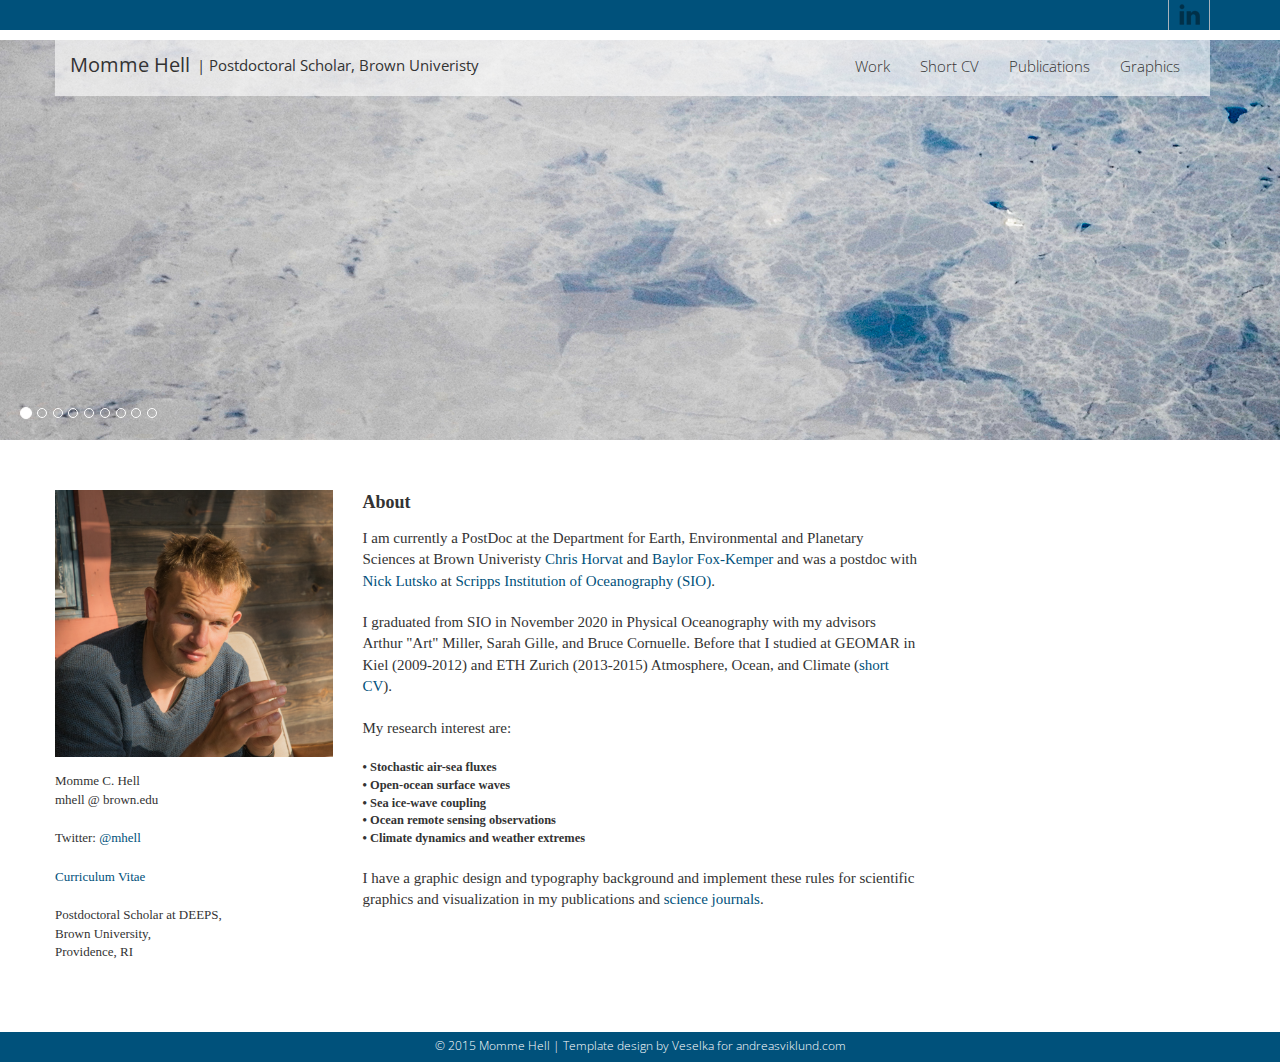
<file: index.html>
<!DOCTYPE html>
<html lang="en">
  <head>
    <meta charset="utf-8">
    <meta http-equiv="X-UA-Compatible" content="IE=edge">

    <meta name="Momme Hell | Research Page"
    content="I am a graduate Student at Scripps Institution of Oceanography (UCSD) advised by Art Miller and Sarah Gille.
    My Research interest includes climate variability on timescales longer then todays weather predictions
    are skillfull, Southern Ocean winds and sea ice. I like to combine oceanographic, meteorological and
    cryosphere data as well as idealized models to extend our knowledge of climate dynamics of the coupled
    atmosphere-ocean system. I use Geophysical Fluid Dynamics, non-linear optimization methods and Models
    with the over all goal to reduce complexity and gain intuitive understanding of the earth system ">
    <meta property="og:title" content="Momme Hell | Graduate Student in Physical Oceanography">
    <meta property="og:image" content="images/bg/mhell_me2017_0002.jpg">
    <meta property="og:description" content="Here you can find out about my research.">

      <link href='https://fonts.googleapis.com/css?family=Vollkorn' rel='stylesheet' type='text/css'>
     <link href='http://fonts.googleapis.com/css?family=Open+Sans:400italic,400,600,700' rel='stylesheet' type='text/css'>
    <TITLE> Momme Hell | Postdoctoral Scholar | Scripps Institution of Oceanography</TITLE>
    <meta name="Momme Hell" content="Momme Hell">
      <meta name="description" content="Personal page of graduate student Momme Hell at Scripps Institution of Oceanography in San Diego. You can find informations about his work in Climate Science and Physical Oceanograpy.">
    <meta name="keyword" content="Momme Hell, Momme, M Hell, Climate Science, Scripps Institution of Oceanography, SIO, Physical Oceanography, UCSD, University of California San Diego, Ice Shelf Vibration, Antarctica, GFD, Atmospheric Variability, Atmospheric Dynamics, Mome Hell, ETH, Art Miller">

    <link rel="shortcut icon" href="favicon.png">
    <title>Momme Hell | Home</title>
    <link href="css/style.css" rel="stylesheet">
    <script src="js/chart.js"></script>
    <script src="https://code.jquery.com/jquery-1.10.2.min.js"></script>
    <script type="text/javascript">
      $(document).ready(function() {
        $('.fancybox').fancybox();
      });
    </script>

    <script src="js/jquery.fancybox.js"></script>
    <link rel="stylesheet" href="css/jquery.fancybox.css" media="screen" />

    <!--[if lt IE 9]><script src="js/ie8-responsive-file-warning.js"></script><![endif]-->

    <!-- HTML5 shim and Respond.js IE8 support of HTML5 elements and media queries -->
    <!--[if lt IE 9]>
      <script src="https://oss.maxcdn.com/libs/html5shiv/3.7.0/html5shiv.js"></script>
      <script src="https://oss.maxcdn.com/libs/respond.js/1.3.0/respond.min.js"></script>
    <![endif]-->

  </head>

  <body>
  <div class="sticky">
    <!-- NAVBAR ================================================== -->
    <div class="top-bar">
      <div class="container clearfix">
        <ul class="social">
          <li calss="top-bar"><a href="https://ch.linkedin.com/in/momme-hell-1b056489" class="in"></a></li>
        </ul>
      </div>
    </div>
    <div class="navbar-wrapper">
      <div class="container">
        <div class="navbar navbar-inverse navbar-static-top clearfix" role="navigation">
            <div class="navbar-header clearfix">
              <button type="button" class="navbar-toggle" data-toggle="collapse" data-target=".navbar-collapse">
                <span class="sr-only">Toggle navigation</span>
                <span class="icon-bar"></span>
                <span class="icon-bar"></span>
                <span class="icon-bar"></span>
              </button>
              <h1>
              <a class="navbar-brand" href="#">Momme Hell</a>
              <span class="navbar-subtitle">| Postdoctoral Scholar, Brown Univeristy</span>
              </h1>

            </div>
            <div class="navbar-collapse collapse">
              <ul class="nav navbar-nav">
                <li><a href="work.html">Work</a></li>
                <li><a href="about.html">Short CV</a></li>
                <li><a href="publications.html">Publications</a></li>
                <li><a href="visualization_simple.html">Graphics</a></li>

              </ul>
            </div>
        </div>
      </div>
    </div>

    <!-- Carousel ================================================== -->
    <div id="myCarousel" class="carousel slide" data-ride="carousel">
      <!-- Indicators -->
      <ol class="carousel-indicators">
       	<li data-target="#myCarousel" data-slide-to="0" class="active"></li>
       	<li data-target="#myCarousel" data-slide-to="1"></li>
        <li data-target="#myCarousel" data-slide-to="2"></li>
       	<li data-target="#myCarousel" data-slide-to="3"></li>
        <li data-target="#myCarousel" data-slide-to="4"></li>
    	<li data-target="#myCarousel" data-slide-to="5"></li>
       	<li data-target="#myCarousel" data-slide-to="6"></li>
        <li data-target="#myCarousel" data-slide-to="7"></li>
        <li data-target="#myCarousel" data-slide-to="8"></li>
      </ol>
      <div class="carousel-inner">
        <div class="item active">
          <img data-src="holder.js/2000×400/auto/#777:#7a7a7a/text:First slide" alt="">
          <img src="images/bg/mhell_me2017_0002.jpg" alt="" />
        </div>
        <div class="item">
            <img data-src="holder.js/2000×400/auto/#111:#333333/text:Second slide" alt="">
            <img src="images/bg/mhell_me2017_0007.jpg" alt="" />
          </div>

        <div class="item">
            <img data-src="holder.js/2000×400/auto/#111:#333333/text:Second slide" alt="">
            <img src="images/bg/HB_bg_130427_2.jpg" alt="" />
          </div>

        <div class="item">
            <img data-src="holder.js/2000×400/auto/#111:#333333/text:Second slide" alt="">
            <img src="images/bg/mhell_me2017_0003.jpg" alt="" />
          </div>
        <div class="item">
            <img data-src="holder.js/2000×400/auto/#111:#333333/text:Second slide" alt="">
            <img src="images/bg/mhell_me2017_0004.jpg" alt="" />
          </div>
          <div class="item">
              <img data-src="holder.js/2000×400/auto/#111:#333333/text:Second slide" alt="">
              <img src="images/bg/mhell_me2017_0010.jpg" alt="" />
            </div>
        <div class="item">
            <img data-src="holder.js/2000×400/auto/#111:#333333/text:Second slide" alt="">
            <img src="images/bg/mhell_me2017_0006.jpg" alt="" />
          </div>
        <div class="item">
            <img data-src="holder.js/2000×400/auto/#111:#333333/text:Second slide" alt="">
            <img src="images/bg/mhell_me2017_0008.jpg" alt="" />
            </div>
        <div class="item">
            <img data-src="holder.js/2000×400/auto/#111:#333333/text:Second slide" alt="">
            <img src="images/bg/mhell_me2017_0009.jpg" alt="" />
          </div>

      </div>
    <!--  <a class="left carousel-control" href="#myCarousel" data-slide="prev"><span class="glyphicon glyphicon-chevron-left"></span></a>
      <a class="right carousel-control" href="#myCarousel" data-slide="next"><span class="glyphicon glyphicon-chevron-right"></span></a> -->
    </div><!-- /.carousel -->



    <!-- Contant -->

    <div class="container clearfix mb-20">
      <div class="row">
        <div class="c3 about portfolio-thumb">
		<!-- <div class="c12 row_l"> */ -->
			<img src="images/mhell_me2017.jpg" alt="" />
		<!-- </div> -->
         <span class="adress">
          Momme C. Hell <br>
          mhell @ brown.edu<p>
          Twitter: <a href="https://twitter.com/MHell" target=blank>@mhell</a><p>

										<a href="CV_mhell.pdf" target=blank>Curriculum Vitae</a><p>

          Postdoctoral Scholar at DEEPS,<br>
          Brown University,<br> Providence, RI
          </span>
          <!-- <div class="c9">
          <a class="fancybox" data-fancybox-group="gallery" rel="group" href="gallery/globalgrid_LSE_2v2-03.jpg" title="Global GriD">
          <img src="gallery/globalgrid_LSE_2v2-03.jpg" alt="" /></a>

        </div> -->

        </div>

        <div class="c6">
        <h2 class="no_intend">About</h2>
        I am currently a PostDoc at the Department for Earth, Environmental and Planetary Sciences at Brown Univeristy <a href="http://www.chrv.at" target=blank>Chris Horvat</a> and <a href="http://www.geo.brown.edu/research/Fox-Kemper/" target=blank>Baylor Fox-Kemper</a> and was a postdoc with <a href="https://nicklutsko.github.io" target=blank>Nick Lutsko</a> at <a href="https://scripps.ucsd.edu" target=blank>Scripps Institution of Oceanography (SIO)</a>.<p>

        I graduated from SIO in November 2020 in Physical Oceanography with my advisors Arthur "Art" Miller, Sarah Gille, and Bruce Cornuelle. Before that I studied at GEOMAR in Kiel (2009-2012) and ETH Zurich (2013-2015) Atmosphere, Ocean, and Climate (<a href="about.html" target=self>short CV</a>).<p>

									My research interest are:<p>
									<h5>&#x2022; Stochastic air-sea fluxes</h5>
									<h5>&#x2022; Open-ocean surface waves</h5>
									<h5>&#x2022; Sea ice-wave coupling</h5>
									<h5>&#x2022; Ocean remote sensing observations</h5>
    					<h5>&#x2022; Climate dynamics and weather extremes</h5><p>


									 <!--
        My interested spans from climate variability and large-scale dynamics to air-sea-interaction, surface waves, and sea ice.
        My <a href="work.html" target=self>research</a> focuses on the Southern Ocean surface and air-sea interaction on many scales.
        I combine Geophysical Fluid Dynamics, physically-constrained optimization, and idealized models to reveal fast and intermitted
        air-sea interaction under storms in mid- to high latitudes.<p>

        I was involved in the <a href="https://scripps.ucsd.edu/centers/iceshelfvibes/" target=blank>Ice Shelf Vibration Project</a>
        on the Ross Ice Shelf and spent some time in Antarctica. The data is used to understand Southern Ocean winds and waves as well
        as their impact on Ice Shelves.<p>
								-->

        I have a graphic design and typography background and implement these rules for scientific graphics and visualization in my
        publications and <a href="visualization_simple.html" target=self>science journals</a>.<p>
        <div class="clearfix"></div>
      </div>
     <!-- <h2><span>Portfolio</span></h2>
      <div class="c4 portfolio-thumb">
        <a class="fancybox" data-fancybox-group="gallery" rel="group" href="gallery/globalgrid_LSE_2v2-03.jpg" title="Global GriD"><img src="gallery/globalgrid_LSE_2v2-03.jpg" alt="" /></a>
      </div>
      <div class="c4 portfolio-thumb">
        <a class="fancybox" data-fancybox-group="gallery" rel="group" href="images/portfolio-02.jpg" title="Rio de Janeiro"><img src="images/portfolio-thumb-02.jpg" alt="" /></a>
      </div>
      <div class="c4 portfolio-thumb">
        <a class="fancybox" data-fancybox-group="gallery" rel="group" href="images/portfolio-03.jpg" title="Venetian Grand Canal at evening"><img src="images/portfolio-thumb-03.jpg" alt="" /></a>
      </div> -->

    </div><!-- /.container -->
    <div class="push"></div>
  </div>
    <!--FOOTER-->
    <div class="footer">
      <div class="container clearfix">
        <p>&copy; 2015 Momme Hell | Template design by Veselka for <a href="http://www.andreasviklund.com">andreasviklund.com</a></p>
      </div>
    </div>


    <!-- Bootstrap core JavaScript
    ================================================== -->
    <!-- Placed at the end of the document so the pages load faster -->
    <script src="js/bootstrap.js"></script>
  </body>
</html>
</file>
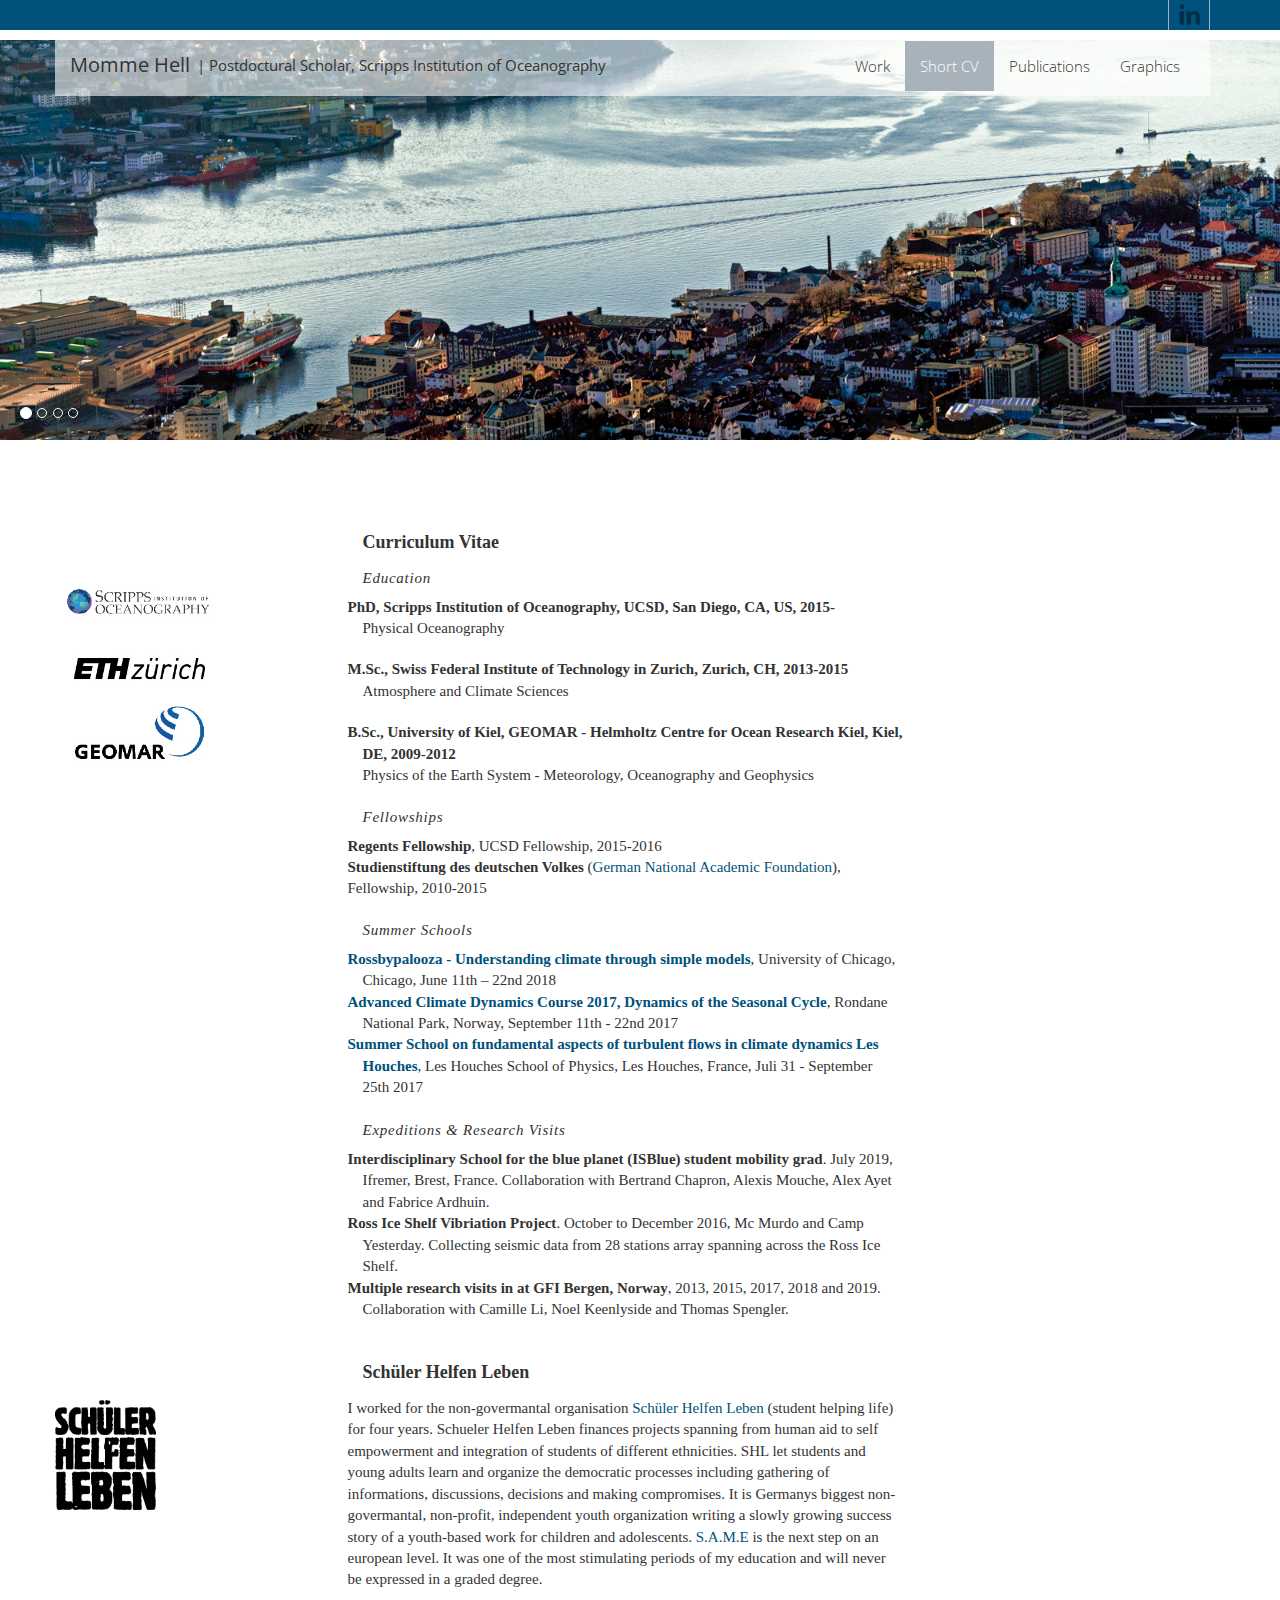
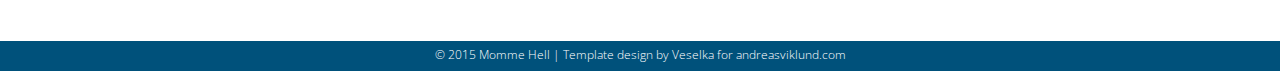
<file: about.html>
<!DOCTYPE html>
<html lang="en">
  <head>
    <meta charset="utf-8">
    <meta http-equiv="X-UA-Compatible" content="IE=edge">
    <meta name="viewport" content="width=device-width, initial-scale=1.0">
      <link href='https://fonts.googleapis.com/css?family=Vollkorn' rel='stylesheet' type='text/css'>
     <link href='http://fonts.googleapis.com/css?family=Open+Sans:400italic,400,600,700' rel='stylesheet' type='text/css'>

    <meta name="Momme Hell" content="Momme Hell">
    <link rel="shortcut icon" href="favicon.png">
    <title>Momme Hell | CV</title>
    <link href="css/style.css" rel="stylesheet">
    <script src="js/chart.js"></script>
    <script src="https://code.jquery.com/jquery-1.10.2.min.js"></script>
    <script type="text/javascript">
      $(document).ready(function() {
        $('.fancybox').fancybox();
      });
    </script>

    <script src="js/jquery.fancybox.js"></script>
    <link rel="stylesheet" href="css/jquery.fancybox.css" media="screen" />

    <!--[if lt IE 9]><script src="js/ie8-responsive-file-warning.js"></script><![endif]-->

    <!-- HTML5 shim and Respond.js IE8 support of HTML5 elements and media queries -->
    <!--[if lt IE 9]>
      <script src="https://oss.maxcdn.com/libs/html5shiv/3.7.0/html5shiv.js"></script>
      <script src="https://oss.maxcdn.com/libs/respond.js/1.3.0/respond.min.js"></script>
    <![endif]-->

  </head>

  <body>
  <div class="sticky">
    <!-- NAVBAR ================================================== -->
    <div class="top-bar">
      <div class="container clearfix">
        <ul class="social">
          <li calss="top-bar"><a href="https://ch.linkedin.com/in/momme-hell-1b056489" class="in"></a></li>
        </ul>
      </div>
    </div>
    <div class="navbar-wrapper">
      <div class="container">
        <div class="navbar navbar-inverse navbar-static-top clearfix" role="navigation">
            <div class="navbar-header clearfix">
              <button type="button" class="navbar-toggle" data-toggle="collapse" data-target=".navbar-collapse">
                <span class="sr-only">Toggle navigation</span>
                <span class="icon-bar"></span>
                <span class="icon-bar"></span>
                <span class="icon-bar"></span>
              </button>
              <h1>
              <a class="navbar-brand" href="index.html">Momme Hell</a>
              <span class="navbar-subtitle">| Postdoctural Scholar, Scripps Institution of Oceanography</span>
              </h1>

            </div>
            <div class="navbar-collapse collapse">
              <ul class="nav navbar-nav">
                <li><a href="work.html" >Work</a></li>
                <li><a href="about.html" class="active">Short CV</a></li>
                <li><a href="publications.html">Publications</a></li>
                <li><a href="visualization_simple.html">Graphics</a></li>
                <!-- <li><a href="other.html">Other</a></li> -->
              </ul>
            </div>
        </div>
      </div>
    </div>

    <!-- Carousel ================================================== -->
    <div id="myCarousel" class="carousel slide" data-ride="carousel">
      <!-- Indicators -->
      <ol class="carousel-indicators">
       	<li data-target="#myCarousel" data-slide-to="0" class="active"></li>
       	<li data-target="#myCarousel" data-slide-to="1"></li>
        <li data-target="#myCarousel" data-slide-to="2"></li>
       	<li data-target="#myCarousel" data-slide-to="3"></li>
      </ol>
      <div class="carousel-inner">
        <div class="item active">
          <img data-src="holder.js/2000×400/auto/#777:#7a7a7a/text:First slide" alt="">
          <img src="images/bg/HB_bg_130223_1.jpg" alt="" />
        </div>
        <div class="item">
            <img data-src="holder.js/2000×400/auto/#111:#333333/text:Second slide" alt="">
            <img src="images/bg/HB_bg_151212_9.jpg" alt="" />
          </div>
          <div class="item">
            <img data-src="holder.js/2000×400/auto/#111:#333333/text:Second slide" alt="">
            <img src="images/bg/HB_bg_130601_3.jpg" alt="" />
          </div>
        <div class="item">
          <img data-src="holder.js/2000×400/auto/#111:#333333/text:Second slide" alt="">
          <img src="images/bg/HB_bg_150630_7.jpg" alt="" />
        </div>
      </div>
    <!--  <a class="left carousel-control" href="#myCarousel" data-slide="prev"><span class="glyphicon glyphicon-chevron-left"></span></a>
      <a class="right carousel-control" href="#myCarousel" data-slide="next"><span class="glyphicon glyphicon-chevron-right"></span></a> --!>
    </div><!-- /.carousel -->



    <!-- Contant -->

    <div class="container clearfix">
    <!--  <div class="c12 row">
        <p class="welcome-text">hello</p>
      </div> -->
      <div class="row">
        <div class="c3 row_l about">

        <div class="c9" style="margin-top:80px ;margin-left:-15px">
                <img src="images/logos/scripps-01.jpg" alt="" />
                <img src="images/logos/eth-01.jpg" alt="" />
                <img src="images/logos/geomar-01.jpg" alt="" />

  	   </div>
    </div>

<div class="c6">
<h2 class=" ">Curriculum Vitae</h2>
<h3>Education</h3>
<div class="bib-intent">
  <span class="bib bib-name">PhD, Scripps Institution of Oceanography, UCSD, San Diego, CA, US, 2015-</span><br>
  Physical Oceanography<p>
  <span class="bib bib-name">M.Sc., Swiss Federal Institute of Technology in Zurich, Zurich, CH, 2013-2015</span><br>
  Atmosphere and Climate Sciences<p>
  <span class="bib bib-name">B.Sc., University of Kiel, GEOMAR - Helmholtz Centre for Ocean Research Kiel, Kiel, DE, 2009-2012<br></span>
  Physics of the Earth System - Meteorology, Oceanography and Geophysics
</div>

<h3>Fellowships</h3>

    <span class="bib-name">Regents Fellowship</span>, UCSD Fellowship, 2015-2016<br>
    <span class="bib-name">Studienstiftung des deutschen Volkes</span> (<a href="https://www.studienstiftung.de/en/leitbild/" target=blank>German National Academic Foundation</a>), Fellowship, 2010-2015<p>


<h3>Summer Schools</h3>
  <div class="bib-intent">
      <span class="bib"><span class="bib-name"><a href="http://www.rossbypalooza.org" target=blank>Rossbypalooza - Understanding climate through simple models</a></span>, University of Chicago, Chicago, June 11th – 22nd 2018<br></span>
      <span class="bib"><span class="bib-name"><a href="https://www.uib.no/en/rs/acdc/110996/acdc-2017-dynamics-seasonal-cycle" target=blank>Advanced Climate Dynamics Course 2017, Dynamics of the Seasonal Cycle</a></span>, Rondane National Park, Norway, September 11th - 22nd 2017<br></span>
      <span class="bib"><span class="bib-name"><a href="https://climate-houches.sciencesconf.org" target=blank>Summer School on fundamental aspects of turbulent flows in climate dynamics Les Houches</a></span>, Les Houches School of Physics, Les Houches, France, Juli 31 - September 25th 2017<br></span>
  </div>
<br>
<h3>Expeditions & Research Visits</h3>
  <div class="bib-intent">
    <span class="bib"><span class="bib-name">Interdisciplinary School for the blue planet (ISBlue) student mobility grad</span>. July 2019, Ifremer, Brest, France.
    Collaboration with Bertrand Chapron, Alexis Mouche, Alex Ayet and Fabrice Ardhuin.<br></span>

      <span class="bib"><span class="bib-name">Ross Ice Shelf Vibriation Project</span>. October to December 2016, Mc Murdo and Camp Yesterday.
      Collecting seismic data from 28 stations array spanning across the Ross Ice Shelf.<br></span>

      <span class="bib"><span class="bib-name">Multiple research visits in at GFI Bergen, Norway</span>, 2013, 2015, 2017, 2018 and 2019.
      Collaboration with Camille Li, Noel Keenlyside and Thomas Spengler.<br></span>


  </div>

</div>

</div>

	<div class="clearfix"></div>


      <div class="row">
        <div class="c3 row_l about portfolio-thumb">
          <div class="c6 mt-80">
          <a class="fancybox" data-fancybox-group="gallery" rel="group" href="http://www.schueler-helfen-leben.de/de/home/links/in_english.html" title="Global GriD"><img src="images/SHL-Logo-Schwarz.png" alt="" /></a>
  	      </div>
        </div>


        <div class="c6">
        <h2 class="">Schüler Helfen Leben</h2>
        I worked for the non-govermantal organisation
        <a href="https://www.schueler-helfen-leben.de" target=blank title="Schueler Helfen Leben">Schüler Helfen Leben</a>
         (student helping life) for four years. Schueler Helfen Leben finances projects
         spanning from human aid to self empowerment and integration of students of different ethnicities.
         SHL let students and young adults learn and organize the democratic processes including gathering of informations,
         discussions, decisions and making compromises. It is Germanys biggest non-govermantal, non-profit, independent
         youth organization writing a slowly growing success story of a youth-based work for children and adolescents.
         <a href=http://www.same-network.org >S.A.M.E</a> is the next step on an european level. It was one of the most
         stimulating periods of my education and will never be expressed in a graded degree.<p>
      </div>

    </div><!-- /.container -->
    <div class="push"></div>
  </div>
    <!--FOOTER-->
    <div class="footer">
      <div class="clearfix">
        <p>&copy; 2015 Momme Hell | Template design by Veselka for <a href="http://www.andreasviklund.com">andreasviklund.com</a></p>
      </div>
    </div>


    <!-- Bootstrap core JavaScript
    ================================================== -->
    <!-- Placed at the end of the document so the pages load faster -->
    <script src="js/bootstrap.js"></script>
  </body>
</html>
</file>
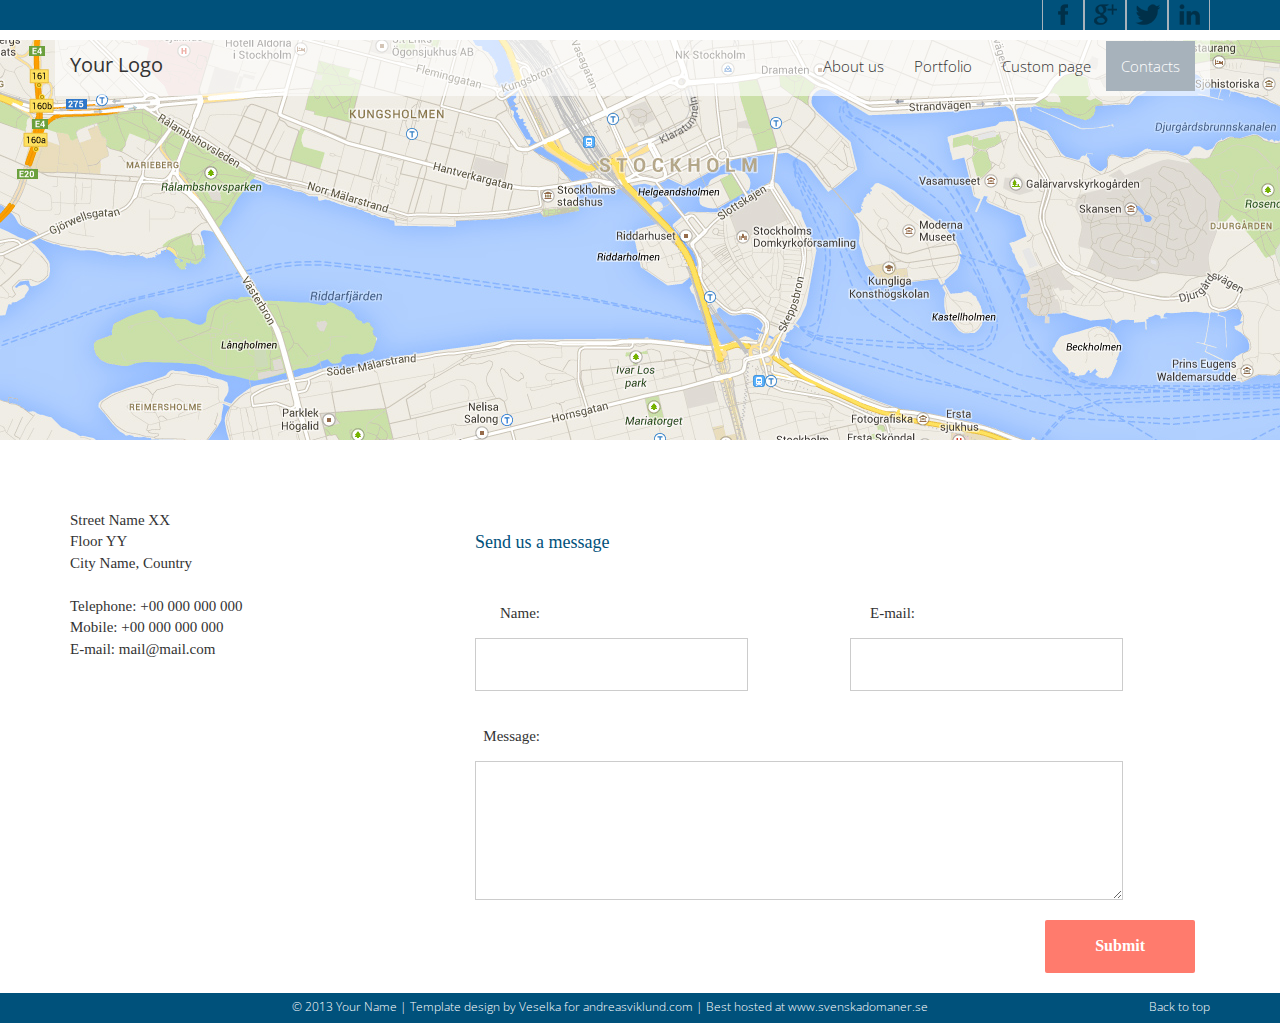
<file: contact.html>
<!DOCTYPE html>
<html lang="en">
  <head>
    <meta charset="utf-8">
    <meta http-equiv="X-UA-Compatible" content="IE=edge">
    <meta name="viewport" content="width=device-width, initial-scale=1.0">
    <link href='http://fonts.googleapis.com/css?family=Open+Sans:400italic,400,600,700' rel='stylesheet' type='text/css'>
    <meta name="description" content="">
    <meta name="author" content="">
    <link rel="shortcut icon" href="favicon.png">
    <title>Contact us</title>
    <link href="css/style.css" rel="stylesheet">
    <script src="js/chart.js"></script>

    <!--[if lt IE 9]><script src="js/ie8-responsive-file-warning.js"></script><![endif]-->

    <!-- HTML5 shim and Respond.js IE8 support of HTML5 elements and media queries -->
    <!--[if lt IE 9]>
      <script src="https://oss.maxcdn.com/libs/html5shiv/3.7.0/html5shiv.js"></script>
      <script src="https://oss.maxcdn.com/libs/respond.js/1.3.0/respond.min.js"></script>
    <![endif]-->

  </head>

  <body>
  <div class="sticky">
    <!-- NAVBAR ================================================== -->
    <div class="top-bar">
      <div class="container clearfix">
        <ul class="social">
          <li><a href="#" class="fb"></a></li>
          <li><a href="#" class="gp"></a></li>
          <li><a href="#" class="tw"></a></li>
          <li><a href="#" class="in"></a></li>
        </ul>
      </div>
    </div>
    <div class="navbar-wrapper">
      <div class="container">
        <div class="navbar navbar-inverse navbar-static-top clearfix" role="navigation">
            <div class="navbar-header clearfix">
              <button type="button" class="navbar-toggle" data-toggle="collapse" data-target=".navbar-collapse">
                <span class="sr-only">Toggle navigation</span>
                <span class="icon-bar"></span>
                <span class="icon-bar"></span>
                <span class="icon-bar"></span>
              </button>
              <h1><a class="navbar-brand" href="index.html">Your Logo</a></h1>
            </div>
            <div class="navbar-collapse collapse">
              <ul class="nav navbar-nav">
                <li><a href="about.html">About us</a></li>
                <li><a href="portfolio.html">Portfolio</a></li>
                <li><a href="custom.html">Custom page</a></li>
                <li><a href="contact.html" class="active">Contacts</a></li>
              </ul>
            </div>
        </div>
      </div>
    </div>

    <!-- Carousel ================================================== -->
    <div id="myCarousel" class="carousel slide" data-ride="carousel">
      <div class="carousel-inner">
        <div class="item map active">
        </div>
      </div>
    </div><!-- /.carousel -->

    <!-- Contant -->

    <div class="container clearfix">
      <div class="row">     
        <div class="c4">
          <p>Street Name XX<br />
          Floor YY<br />
          City Name, Country<br /><br />

          Telephone: +00 000 000 000<br />
          Mobile: +00 000 000 000<br />
          E-mail: mail@mail.com</p>
        </div>
        <div class="c8">
          <h2><span>Send us a message</span></h2>
          <form class="contactform">
            <p class="c6"><label for="name">Name:</label><input type="text" name="name" id="name" /></p>
            <p class="c6"><label for="email">E-mail:</label><input type="text" name="email" id="email" /></p>
            <p class="c12"><label for="message">Message:</label><textarea rows="5" name="message" id="message"></textarea></p>
            <p class="c12"><input class="btn clearfix" type="button" value="Submit" /></p>
          </form>
        </div>
      </div>
    </div><!-- /.container -->
    <div class="push"></div>
  </div>
    <!--FOOTER-->
    <div class="footer">
      <div class="container clearfix">
        <p class="pull-right"><a href="#">Back to top</a></p>
        <p>&copy; 2013 Your Name | Template design by Veselka for <a href="http://www.andreasviklund.com">andreasviklund.com</a> | Best hosted at <a href="http://www.svenskadomaner.se">www.svenskadomaner.se</a></p>
      </div>
    </div>
    <!-- Bootstrap core JavaScript
    ================================================== -->
    <!-- Placed at the end of the document so the pages load faster -->
    <script src="https://code.jquery.com/jquery-1.10.2.min.js"></script>
    <script src="js/bootstrap.js"></script>
  </body>
</html>
</file>
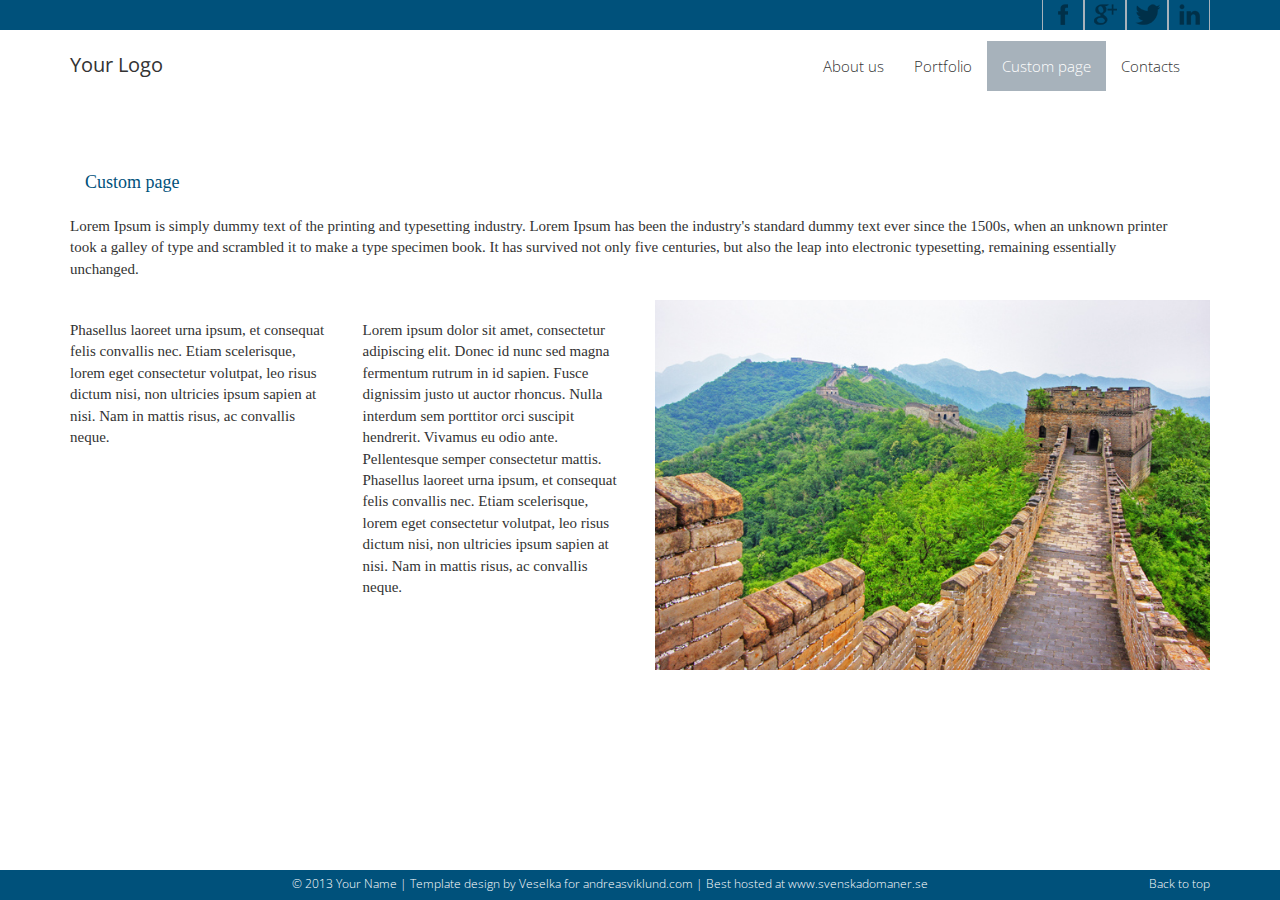
<file: custom.html>
<!DOCTYPE html>
<html lang="en">
  <head>
    <meta charset="utf-8">
    <meta http-equiv="X-UA-Compatible" content="IE=edge">
    <meta name="viewport" content="width=device-width, initial-scale=1.0">
    <link href='http://fonts.googleapis.com/css?family=Open+Sans:400italic,400,600,700' rel='stylesheet' type='text/css'>
    <meta name="description" content="">
    <meta name="author" content="">
    <link rel="shortcut icon" href="favicon.png">
    <title>About</title>
    <link href="css/style.css" rel="stylesheet">
    <script src="js/chart.js"></script>

    <!--[if lt IE 9]><script src="js/ie8-responsive-file-warning.js"></script><![endif]-->

    <!-- HTML5 shim and Respond.js IE8 support of HTML5 elements and media queries -->
    <!--[if lt IE 9]>
      <script src="https://oss.maxcdn.com/libs/html5shiv/3.7.0/html5shiv.js"></script>
      <script src="https://oss.maxcdn.com/libs/respond.js/1.3.0/respond.min.js"></script>
    <![endif]-->

  </head>

  <body>
  <div class="sticky">
    <!-- NAVBAR ================================================== -->
    <div class="top-bar">
      <div class="container clearfix">
        <ul class="social">
          <li><a href="#" class="fb"></a></li>
          <li><a href="#" class="gp"></a></li>
          <li><a href="#" class="tw"></a></li>
          <li><a href="#" class="in"></a></li>
        </ul>
      </div>
    </div>
    <div class="navbar-wrapper">
      <div class="container">
        <div class="navbar navbar-inverse navbar-static-top clearfix" role="navigation">
            <div class="navbar-header clearfix">
              <button type="button" class="navbar-toggle" data-toggle="collapse" data-target=".navbar-collapse">
                <span class="sr-only">Toggle navigation</span>
                <span class="icon-bar"></span>
                <span class="icon-bar"></span>
                <span class="icon-bar"></span>
              </button>
              <h1><a class="navbar-brand" href="index.html">Your Logo</a></h1>
            </div>
            <div class="navbar-collapse collapse">
              <ul class="nav navbar-nav">
                <li><a href="about.html">About us</a></li>
                <li><a href="portfolio.html">Portfolio</a></li>
                <li><a href="custom.html" class="active">Custom page</a></li>
                <li><a href="contact.html">Contacts</a></li>
              </ul>
            </div>
        </div>
      </div>
    </div>

    <!-- Contant -->

    <div class="container clearfix mt-100 mb-20">
      <h2><span>Custom page</span></h2>
      <div class="c12 row">
        <p>Lorem Ipsum is simply dummy text of the printing and typesetting industry. Lorem Ipsum has been the industry's standard dummy text ever since the 1500s, when an unknown printer took a galley of type and scrambled it to make a type specimen book. It has survived not only five centuries, but also the leap into electronic typesetting, remaining essentially unchanged.</p>
      </div> 
      <div class="row">     
        <div class="c3">
          <p>Phasellus laoreet urna ipsum, et consequat felis convallis nec. Etiam scelerisque, lorem eget consectetur volutpat, leo risus dictum nisi, non ultricies ipsum sapien at nisi. Nam in mattis risus, ac convallis neque.</p>
        </div>
        <div class="c3">
          <p>Lorem ipsum dolor sit amet, consectetur adipiscing elit. Donec id nunc sed magna fermentum rutrum in id sapien. Fusce dignissim justo ut auctor rhoncus. Nulla interdum sem porttitor orci suscipit hendrerit. Vivamus eu odio ante. Pellentesque semper consectetur mattis. Phasellus laoreet urna ipsum, et consequat felis convallis nec. Etiam scelerisque, lorem eget consectetur volutpat, leo risus dictum nisi, non ultricies ipsum sapien at nisi. Nam in mattis risus, ac convallis neque.</p>
        </div>
        <div class="c6">
          <img src="images/custom-1.jpg" alt="" />
        </div>
      </div>
    </div><!-- /.container -->
    <div class="push"></div>
  </div>
    <!--FOOTER-->
    <div class="footer">
      <div class="container clearfix">
        <p class="pull-right"><a href="#">Back to top</a></p>
        <p>&copy; 2013 Your Name | Template design by Veselka for <a href="http://www.andreasviklund.com">andreasviklund.com</a> | Best hosted at <a href="http://www.svenskadomaner.se">www.svenskadomaner.se</a></p>
      </div>
    </div>
    <!-- Bootstrap core JavaScript
    ================================================== -->
    <!-- Placed at the end of the document so the pages load faster -->
    <script src="https://code.jquery.com/jquery-1.10.2.min.js"></script>
    <script src="js/bootstrap.js"></script>
  </body>
</html>
</file>
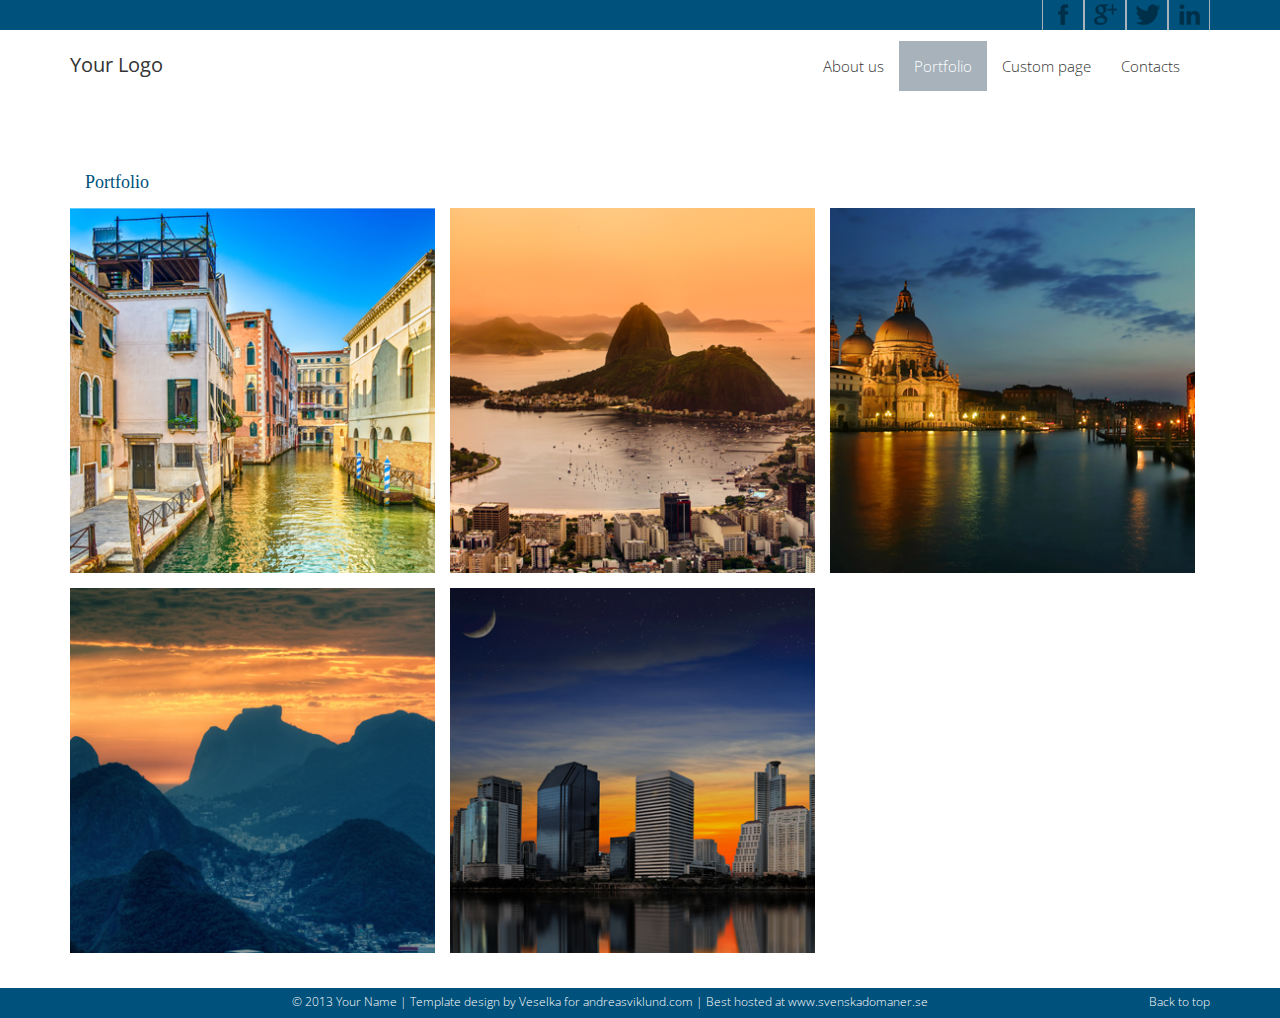
<file: portfolio.html>
<!DOCTYPE html>
<html lang="en">
  <head>
    <meta charset="utf-8">
    <meta http-equiv="X-UA-Compatible" content="IE=edge">
    <meta name="viewport" content="width=device-width, initial-scale=1.0">
    <link href='http://fonts.googleapis.com/css?family=Open+Sans:400italic,400,600,700' rel='stylesheet' type='text/css'>
    <meta name="description" content="">
    <meta name="author" content="">
    <link rel="shortcut icon" href="favicon.png">
    <title>Portfolio</title>
    <link href="css/style.css" rel="stylesheet">
    <script src="js/chart.js"></script>
    <script src="https://code.jquery.com/jquery-1.10.2.min.js"></script>
    <script type="text/javascript">
      $(document).ready(function() {
        $('.fancybox').fancybox();
      });
    </script>

    <script src="js/jquery.fancybox.js"></script>
    <link rel="stylesheet" href="css/jquery.fancybox.css" media="screen" />

    <!--[if lt IE 9]><script src="js/ie8-responsive-file-warning.js"></script><![endif]-->

    <!-- HTML5 shim and Respond.js IE8 support of HTML5 elements and media queries -->
    <!--[if lt IE 9]>
      <script src="https://oss.maxcdn.com/libs/html5shiv/3.7.0/html5shiv.js"></script>
      <script src="https://oss.maxcdn.com/libs/respond.js/1.3.0/respond.min.js"></script>
    <![endif]-->

  </head>

  <body>
  <div class="sticky">
    <!-- NAVBAR ================================================== -->
    <div class="top-bar">
      <div class="container clearfix">
        <ul class="social">
          <li><a href="#" class="fb"></a></li>
          <li><a href="#" class="gp"></a></li>
          <li><a href="#" class="tw"></a></li>
          <li><a href="#" class="in"></a></li>
        </ul>
      </div>
    </div>
    <div class="navbar-wrapper">
      <div class="container">
        <div class="navbar navbar-inverse navbar-static-top clearfix" role="navigation">
            <div class="navbar-header clearfix">
              <button type="button" class="navbar-toggle" data-toggle="collapse" data-target=".navbar-collapse">
                <span class="sr-only">Toggle navigation</span>
                <span class="icon-bar"></span>
                <span class="icon-bar"></span>
                <span class="icon-bar"></span>
              </button>
              <h1><a class="navbar-brand" href="index.html">Your Logo</a></h1>
            </div>
            <div class="navbar-collapse collapse">
              <ul class="nav navbar-nav">
                <li><a href="about.html">About us</a></li>
                <li><a href="portfolio.html" class="active">Portfolio</a></li>
                <li><a href="custom.html">Custom page</a></li>
                <li><a href="contact.html">Contacts</a></li>
              </ul>
            </div>
        </div>
      </div>
    </div>

    <!-- Contant -->

    <div class="container clearfix mt-100 mb-20">
      <h2><span>Portfolio</span></h2>
      <div class="c4 portfolio-thumb">
        <a class="fancybox" data-fancybox-group="gallery" rel="group" href="images/portfolio-01.jpg" title="Venice sunset"><img src="images/portfolio-thumb-01.jpg" alt="" /></a>
      </div>
      <div class="c4 portfolio-thumb">
        <a class="fancybox" data-fancybox-group="gallery" rel="group" href="images/portfolio-02.jpg" title="Rio de Janeiro"><img src="images/portfolio-thumb-02.jpg" alt="" /></a>
      </div>
      <div class="c4 portfolio-thumb">
        <a class="fancybox" data-fancybox-group="gallery" rel="group" href="images/portfolio-03.jpg" title="Venetian Grand Canal at evening"><img src="images/portfolio-thumb-03.jpg" alt="" /></a>
      </div>
      <div class="c4 portfolio-thumb">
        <a class="fancybox" data-fancybox-group="gallery" rel="group" href="images/portfolio-04.jpg" title="Rio Sunset"><img src="images/portfolio-thumb-04.jpg" alt="" /></a>
      </div>
      <div class="c4 portfolio-thumb">
        <a class="fancybox" data-fancybox-group="gallery" rel="group" href="images/portfolio-05.jpg" title="Cityscape"><img src="images/portfolio-thumb-05.jpg" alt="" /></a>
      </div>
      <div class="c4 portfolio-thumb">

      </div>
    
    </div><!-- /.container -->
    <div class="push"></div>
  </div>
    <!--FOOTER-->
    <div class="footer">
      <div class="container clearfix">
        <p class="pull-right"><a href="#">Back to top</a></p>
        <p>&copy; 2013 Your Name | Template design by Veselka for <a href="http://www.andreasviklund.com">andreasviklund.com</a> | Best hosted at <a href="http://www.svenskadomaner.se">www.svenskadomaner.se</a></p>
      </div>
    </div>
  

    <!-- Bootstrap core JavaScript
    ================================================== -->
    <!-- Placed at the end of the document so the pages load faster -->
    
    <script src="js/bootstrap.js"></script>
  </body>
</html>
</file>
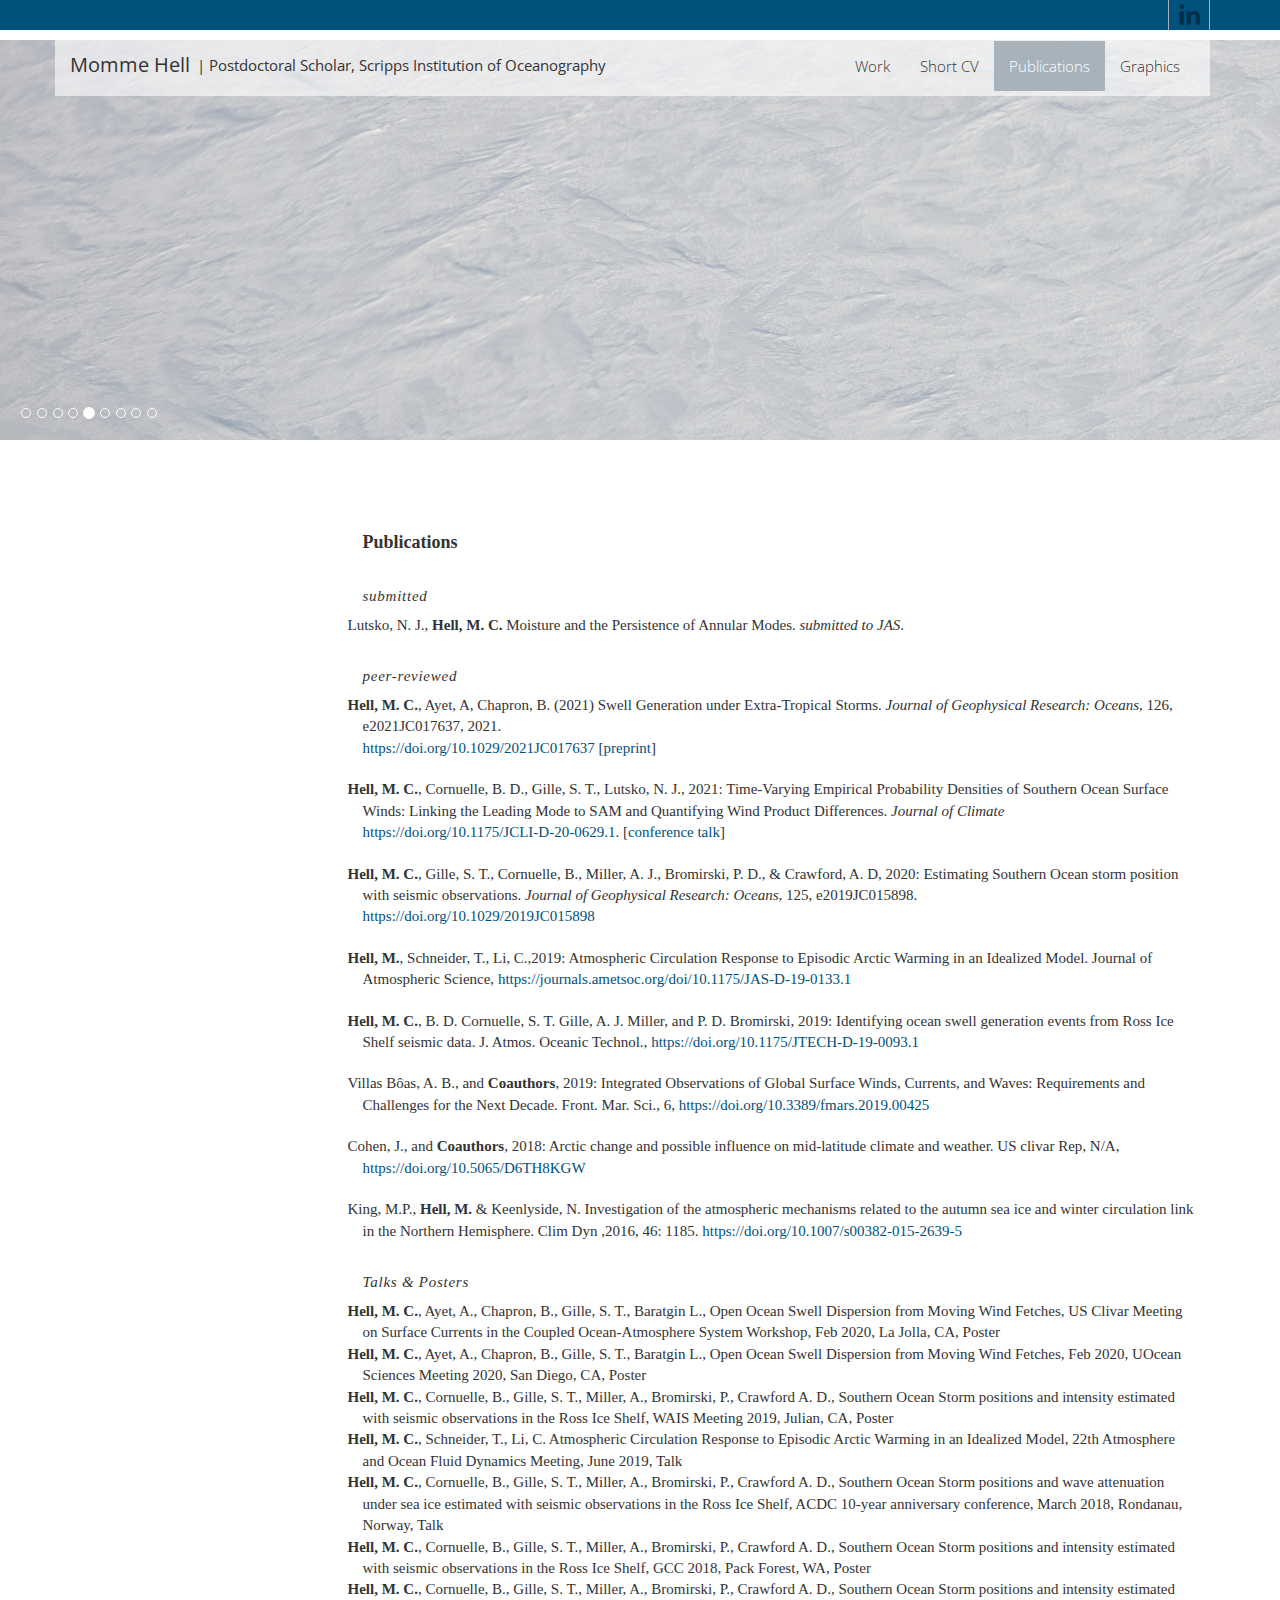
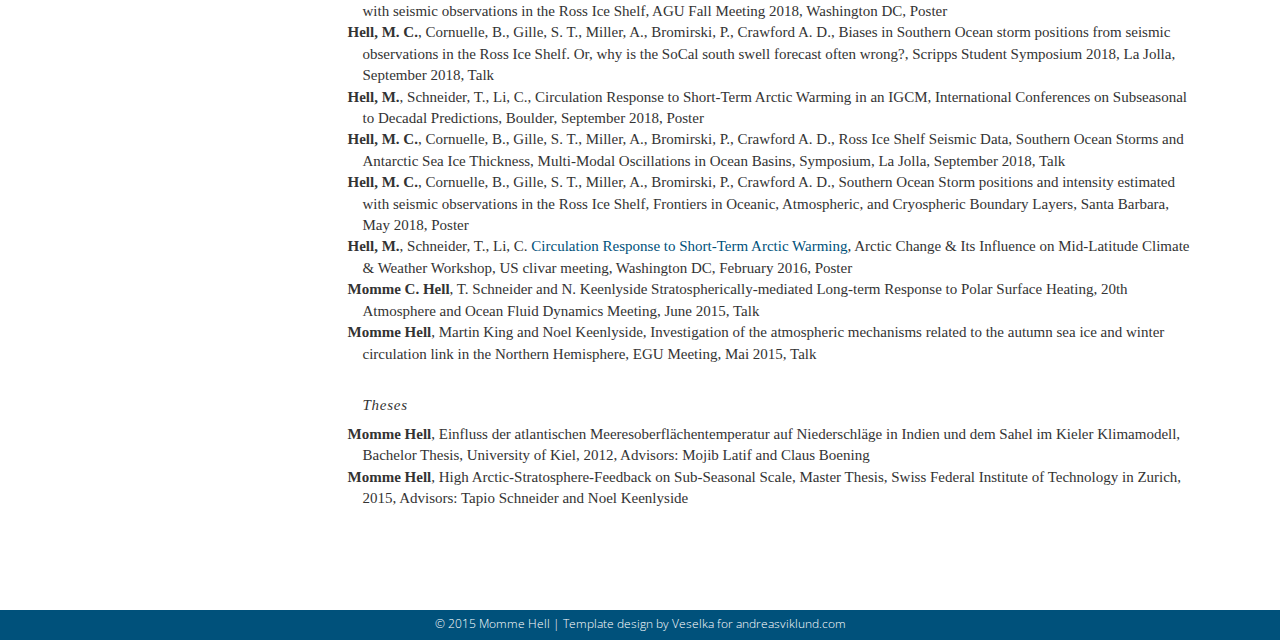
<file: publications.html>
<!DOCTYPE html>
<html lang="en">
  <head>
    <meta name="Momme Hell | research page"
      content="Momme Hell is a Grad Student in Physical Oceanograpby at Scripps Institution of Oceanography.">

      <meta property="og:title" content="Momme Hell | Graduate Student in Physical Oceanography">
      <meta property="og:image" content="images/bg/mhell_me2017_0002.jpg">
      <meta property="og:description" content="Here you can find out about my research.">

    <meta charset="utf-8">
    <meta http-equiv="X-UA-Compatible" content="IE=edge">
    <meta name="viewport" content="width=device-width, initial-scale=1.0">
      <link href='https://fonts.googleapis.com/css?family=Vollkorn' rel='stylesheet' type='text/css'>
     <link href='http://fonts.googleapis.com/css?family=Open+Sans:400italic,400,600,700' rel='stylesheet' type='text/css'>

    <meta name="Momme Hell" content="Momme Hell">
    <link rel="shortcut icon" href="favicon.png">
    <title>Momme Hell | Publications</title>
    <link href="css/style.css" rel="stylesheet">
    <script src="js/chart.js"></script>
    <script src="https://code.jquery.com/jquery-1.10.2.min.js"></script>
    <script type="text/javascript">
      $(document).ready(function() {
        $('.fancybox').fancybox();
      });
    </script>

    <script src="js/jquery.fancybox.js"></script>
    <link rel="stylesheet" href="css/jquery.fancybox.css" media="screen" />

    <!--[if lt IE 9]><script src="js/ie8-responsive-file-warning.js"></script><![endif]-->

    <!-- HTML5 shim and Respond.js IE8 support of HTML5 elements and media queries -->
    <!--[if lt IE 9]>
      <script src="https://oss.maxcdn.com/libs/html5shiv/3.7.0/html5shiv.js"></script>
      <script src="https://oss.maxcdn.com/libs/respond.js/1.3.0/respond.min.js"></script>
    <![endif]-->

  </head>

  <body>
  <div class="sticky">
    <!-- NAVBAR ================================================== -->
    <div class="top-bar">
      <div class="container clearfix">
        <ul class="social">
          <li calss="top-bar"><a href="https://ch.linkedin.com/in/momme-hell-1b056489" class="in"></a></li>
        </ul>
      </div>
    </div>
    <div class="navbar-wrapper">
      <div class="container">
        <div class="navbar navbar-inverse navbar-static-top clearfix" role="navigation">
            <div class="navbar-header clearfix">
              <button type="button" class="navbar-toggle" data-toggle="collapse" data-target=".navbar-collapse">
                <span class="sr-only">Toggle navigation</span>
                <span class="icon-bar"></span>
                <span class="icon-bar"></span>
                <span class="icon-bar"></span>
              </button>
              <h1>
              <a class="navbar-brand" href="index.html">Momme Hell</a>
              <span class="navbar-subtitle">| Postdoctoral Scholar, Scripps Institution of Oceanography</span>
              </h1>

            </div>
            <div class="navbar-collapse collapse">
              <ul class="nav navbar-nav">
                <li><a href="work.html">Work</a></li>
                <li><a href="about.html">Short CV</a></li>
                <li><a href="publications.html"  class="active">Publications</a></li>
                <li><a href="visualization_simple.html">Graphics</a></li>
                <!-- <li><a href="other.html" >Other</a></li> -->
              </ul>
            </div>
        </div>
      </div>
    </div>

    <!-- Carousel ================================================== -->
    <div id="myCarousel" class="carousel slide" data-ride="carousel">
      <!-- Indicators -->
      <ol class="carousel-indicators">
        <li data-target="#myCarousel" data-slide-to="0"></li>
        <li data-target="#myCarousel" data-slide-to="1"></li>
       <li data-target="#myCarousel" data-slide-to="2"></li>
        <li data-target="#myCarousel" data-slide-to="3"></li>
       <li data-target="#myCarousel" data-slide-to="4" class="active"></li>
    <li data-target="#myCarousel" data-slide-to="5"></li>
        <li data-target="#myCarousel" data-slide-to="6"></li>
       <li data-target="#myCarousel" data-slide-to="7"></li>
       <li data-target="#myCarousel" data-slide-to="8"></li>
     </ol>
     <div class="carousel-inner">
       <div class="item">
         <img data-src="holder.js/2000×400/auto/#777:#7a7a7a/text:First slide" alt="">
         <img src="images/bg/mhell_me2017_0002.jpg" alt="" />
       </div>
       <div class="item">
           <img data-src="holder.js/2000×400/auto/#111:#333333/text:Second slide" alt="">
           <img src="images/bg/mhell_me2017_0007.jpg" alt="" />
         </div>

       <div class="item">
           <img data-src="holder.js/2000×400/auto/#111:#333333/text:Second slide" alt="">
           <img src="images/bg/HB_bg_130427_2.jpg" alt="" />
         </div>

       <div class="item">
           <img data-src="holder.js/2000×400/auto/#111:#333333/text:Second slide" alt="">
           <img src="images/bg/mhell_me2017_0003.jpg" alt="" />
         </div>
       <div class="item active">
           <img data-src="holder.js/2000×400/auto/#111:#333333/text:Second slide" alt="">
           <img src="images/bg/mhell_me2017_0004.jpg" alt="" />
         </div>
         <div class="item">
             <img data-src="holder.js/2000×400/auto/#111:#333333/text:Second slide" alt="">
             <img src="images/bg/mhell_me2017_0010.jpg" alt="" />
           </div>
       <div class="item">
           <img data-src="holder.js/2000×400/auto/#111:#333333/text:Second slide" alt="">
           <img src="images/bg/mhell_me2017_0006.jpg" alt="" />
         </div>
       <div class="item">
           <img data-src="holder.js/2000×400/auto/#111:#333333/text:Second slide" alt="">
           <img src="images/bg/mhell_me2017_0008.jpg" alt="" />
           </div>
       <div class="item">
           <img data-src="holder.js/2000×400/auto/#111:#333333/text:Second slide" alt="">
           <img src="images/bg/mhell_me2017_0009.jpg" alt="" />
         </div>
      </div>
    <!--  <a class="left carousel-control" href="#myCarousel" data-slide="prev"><span class="glyphicon glyphicon-chevron-left"></span></a>
      <a class="right carousel-control" href="#myCarousel" data-slide="next"><span class="glyphicon glyphicon-chevron-right"></span></a> --!>
    </div><!-- /.carousel -->



    <!-- Contant -->

    <div class="container clearfix">
    <!--  <div class="c12 row">
        <p class="welcome-text">hello</p>
      </div> -->
      <div class="row">
        <div class="c3 row_l about portfolio-thumb">

        <div class="c12 mb-20">

  	      </div>

        </div>

        <div class="c9">
        <h2 class="no-intend">Publications</h2>

        <div class="bib-intent">

        <!--  <h4>in preparation</h4> -->
            <!-- <span class="bib">
                <span class="bib-name">Hell, M. C.</span>, Armi, L., Atmospheric zonal flows and blocks from the perspective of Rossby-beta hydraulics. <i>in prep</i>.<p>
            </span> -->


        <h4>submitted</h4>


          <span class="bib">
              Lutsko, N. J., <span class="bib-name">Hell, M. C.</span> Moisture and the Persistence of Annular Modes. <i>submitted to JAS</i>.<p>
          </span>


            <!-- <span class="bib">
                <span class="bib-name">Hell, M. C.</span>, Gille, S. T., Cornuelle, B. D., Miller, A. J., Bromirski,P. D., and Alex D. Crawford, A. D. Estimating Southern Ocean storm position with seismic observations. <i>under review at JGR Oceans </i>.<p>
            </span>
              -->
        <h4>peer-reviewed</h4>
              <!-- <span class="bib"><span class="bib-name">Momme C. Hell</span>, T. Schneider and N. Keenlyside Stratospherically-mediated Long-term Response to Polar Surface Heating, 20th Atmosphere and Ocean Fluid Dynamics Meeting, June 2015 -->
              <!--<span class="bib-name">Hell, M.</span>, Cornuelle, B., Gille, S., Miller, A., Bromirski, P. 2018. Estimating Southern Ocean Storm position and intensity with Seismic Observations. Journal of Physical Oceanography, in preparation.
              -->


              <span class="bib">
                <span class="bib-name">Hell, M. C.</span>, Ayet, A, Chapron, B. (2021) Swell Generation under Extra-Tropical Storms. <i>Journal of Geophysical Research: Oceans</i>, 126, e2021JC017637, 2021.<br>
                <a href="https://doi.org/10.1029/2021JC017637">https://doi.org/10.1029/2021JC017637</a> [<a href="https://www.essoar.org/doi/abs/10.1002/essoar.10507273.1" target=blank>preprint</a>]<p>
              </span>

              <span class="bib">
                  <span class="bib-name">Hell, M. C.</span>, Cornuelle, B. D., Gille, S. T., Lutsko, N. J., 2021: Time-Varying Empirical Probability Densities of Southern Ocean Surface Winds: Linking the Leading Mode to SAM and Quantifying Wind Product Differences. <i>Journal of Climate</i> <br>
                  <a href="https://doi.org/10.1175/JCLI-D-20-0629.1">https://doi.org/10.1175/JCLI-D-20-0629.1</a>.  [<a href="https://www.youtube.com/watch?v=qE3398GFsvY" target=blank>conference talk</a>]<p>
              </span>



              <span class="bib"><span class="bib-name">Hell, M. C.</span>, Gille, S. T., Cornuelle, B., Miller, A. J., Bromirski, P. D., & Crawford, A. D, 2020: Estimating Southern Ocean storm position with seismic observations. <i>Journal of Geophysical Research: Oceans</i>, 125, e2019JC015898.<br>
              <a href="https://doi.org/10.1029/2019JC015898">https://doi.org/10.1029/2019JC015898</a> <p></span>

              <span class="bib"><span class="bib-name">Hell, M.</span>, Schneider, T., Li, C.,2019: Atmospheric Circulation Response to Episodic Arctic Warming in an Idealized Model. Journal of Atmospheric Science,
                <a href="https://journals.ametsoc.org/doi/10.1175/JAS-D-19-0133.1">https://journals.ametsoc.org/doi/10.1175/JAS-D-19-0133.1</a> <p></span>

              <span class="bib"><span class="bib-name">Hell, M. C.</span>, B. D. Cornuelle, S. T. Gille, A. J. Miller, and P. D. Bromirski, 2019: Identifying ocean swell generation events from Ross Ice Shelf seismic data. J. Atmos. Oceanic Technol.,
              <a href="https://doi.org/10.1175/JTECH-D-19-0093.1">https://doi.org/10.1175/JTECH-D-19-0093.1</a> <p></span>

              <span class="bib">Villas Bôas, A. B., and <span class="bib-name">Coauthors</span>, 2019: Integrated Observations of Global Surface Winds, Currents, and Waves: Requirements and Challenges for the Next Decade. Front. Mar. Sci., 6,
              <a href="https://doi.org/10.3389/fmars.2019.00425">https://doi.org/10.3389/fmars.2019.00425</a> <p></span>


              <span class="bib">Cohen, J., and <span class="bib-name">Coauthors</span>, 2018: Arctic change and possible influence on mid-latitude climate and weather. US clivar Rep, N/A,
              <a href="https://doi.org/10.5065/D6TH8KGW">https://doi.org/10.5065/D6TH8KGW</a> <p></span>


              <span class="bib">King, M.P., <span class="bib-name">Hell, M.</span> & Keenlyside, N. Investigation of the atmospheric mechanisms related to the autumn sea ice and winter circulation link in the Northern Hemisphere. Clim Dyn ,2016, 46: 1185.
              <a href="https://link.springer.com/article/10.1007/s00382-015-2639-5">https://doi.org/10.1007/s00382-015-2639-5</a> <p></span>

    	   <h4>Talks & Posters </h4>
         <span class="bib"><span class="bib-name">Hell, M. C.</span>, Ayet, A., Chapron, B., Gille, S. T., Baratgin L., Open Ocean Swell Dispersion from Moving Wind Fetches, US Clivar Meeting on Surface Currents in the Coupled Ocean-Atmosphere System Workshop, Feb 2020, La Jolla, CA, Poster<br></span>
         <span class="bib"><span class="bib-name">Hell, M. C.</span>, Ayet, A., Chapron, B., Gille, S. T., Baratgin L., Open Ocean Swell Dispersion from Moving Wind Fetches, Feb 2020, UOcean Sciences Meeting 2020, San Diego, CA, Poster<br></span>

             <span class="bib"><span class="bib-name">Hell, M. C.</span>, Cornuelle, B., Gille, S. T., Miller, A., Bromirski, P., Crawford A. D., Southern Ocean Storm positions and intensity estimated with seismic observations in the Ross Ice Shelf, WAIS Meeting 2019, Julian, CA, Poster<br></span>
             <span class="bib"><span class="bib-name">Hell, M. C.</span>, Schneider, T., Li, C. Atmospheric Circulation Response to Episodic Arctic Warming in an Idealized Model, 22th Atmosphere and Ocean Fluid Dynamics Meeting, June 2019, Talk<br></span>
             <span class="bib"><span class="bib-name">Hell, M. C.</span>, Cornuelle, B., Gille, S. T., Miller, A., Bromirski, P., Crawford A. D., Southern Ocean Storm positions and wave attenuation under sea ice estimated with seismic observations in the Ross Ice Shelf, ACDC 10-year anniversary conference, March 2018, Rondanau, Norway, Talk<br></span>
             <span class="bib"><span class="bib-name">Hell, M. C.</span>, Cornuelle, B., Gille, S. T., Miller, A., Bromirski, P., Crawford A. D., Southern Ocean Storm positions and intensity estimated with seismic observations in the Ross Ice Shelf, GCC 2018, Pack Forest, WA, Poster<br></span>
             <span class="bib"><span class="bib-name">Hell, M. C.</span>, Cornuelle, B., Gille, S. T., Miller, A., Bromirski, P., Crawford A. D., Southern Ocean Storm positions and intensity estimated with seismic observations in the Ross Ice Shelf, AGU Fall Meeting 2018, Washington DC, Poster<br></span>
              <span class="bib"><span class="bib-name">Hell, M. C.</span>, Cornuelle, B., Gille, S. T., Miller, A., Bromirski, P., Crawford A. D., Biases in Southern Ocean storm positions from seismic observations in the Ross Ice Shelf. Or, why is the SoCal south swell forecast often wrong?, Scripps Student Symposium 2018, La Jolla, September 2018, Talk<br></span>
              <span class="bib"><span class="bib-name">Hell, M.</span>, Schneider, T., Li, C., Circulation Response to Short-Term Arctic Warming in an IGCM, International Conferences on Subseasonal to Decadal Predictions, Boulder, September 2018, Poster<br></span>
              <span class="bib"><span class="bib-name">Hell, M. C.</span>, Cornuelle, B., Gille, S. T., Miller, A., Bromirski, P., Crawford A. D., Ross Ice Shelf Seismic Data, Southern Ocean Storms and Antarctic Sea Ice Thickness, Multi-Modal Oscillations in Ocean Basins, Symposium, La Jolla, September 2018, Talk<br></span>
              <span class="bib"><span class="bib-name">Hell, M. C.</span>, Cornuelle, B., Gille, S. T., Miller, A., Bromirski, P., Crawford A. D., Southern Ocean Storm positions and intensity estimated with seismic observations in the Ross Ice Shelf, Frontiers in Oceanic, Atmospheric, and Cryospheric Boundary Layers, Santa Barbara, May 2018, Poster<br></span>

            	<span class="bib"><span class="bib-name">Hell, M.</span>, Schneider, T., Li, C. <a href="https://usclivar.org/sites/default/files/meetings/2017/arctic-posters/Hell-Momme-arctic.pdf" target=blank> Circulation Response to Short-Term Arctic Warming</a>, Arctic Change & Its Influence on Mid-Latitude Climate & Weather Workshop, US clivar meeting, Washington DC, February 2016, Poster<br></span>

              <span class="bib"><span class="bib-name">Momme C. Hell</span>, T. Schneider and N. Keenlyside Stratospherically-mediated Long-term Response to Polar Surface Heating, 20th Atmosphere and Ocean Fluid Dynamics Meeting, June 2015, Talk<br></span>
              <span class="bib"><span class="bib-name">Momme Hell</span>, Martin King and Noel Keenlyside, Investigation of the atmospheric mechanisms related to the autumn sea ice and winter circulation link in the Northern Hemisphere, EGU Meeting, Mai 2015, Talk<br></span>


              <h4>Theses</h3>

    	        <span class="bib"><span class="bib-name">Momme Hell</span>, Einfluss der atlantischen Meeresoberflächentemperatur auf Niederschläge in Indien und dem Sahel im Kieler Klimamodell, Bachelor Thesis, University of Kiel, 2012, Advisors: Mojib Latif and Claus Boening<br></span>
    	        <span class="bib"><span class="bib-name">Momme Hell</span>, High Arctic-Stratosphere-Feedback on Sub-Seasonal Scale, Master Thesis, Swiss Federal Institute of Technology in Zurich, 2015, Advisors: Tapio Schneider and Noel Keenlyside</span>



        </div>

      </div>
	</div>
	<div class="clearfix mb-100"></div>


    </div><!-- /.container -->
    <div class="push"></div>
  </div>
    <!--FOOTER-->
    <div class="footer">
      <div class="clearfix">
        <p>&copy; 2015 Momme Hell | Template design by Veselka for <a href="http://www.andreasviklund.com">andreasviklund.com</a></p>
      </div>
    </div>


    <!-- Bootstrap core JavaScript
    ================================================== -->
    <!-- Placed at the end of the document so the pages load faster -->
    <script src="js/bootstrap.js"></script>
  </body>
</html>
</file>
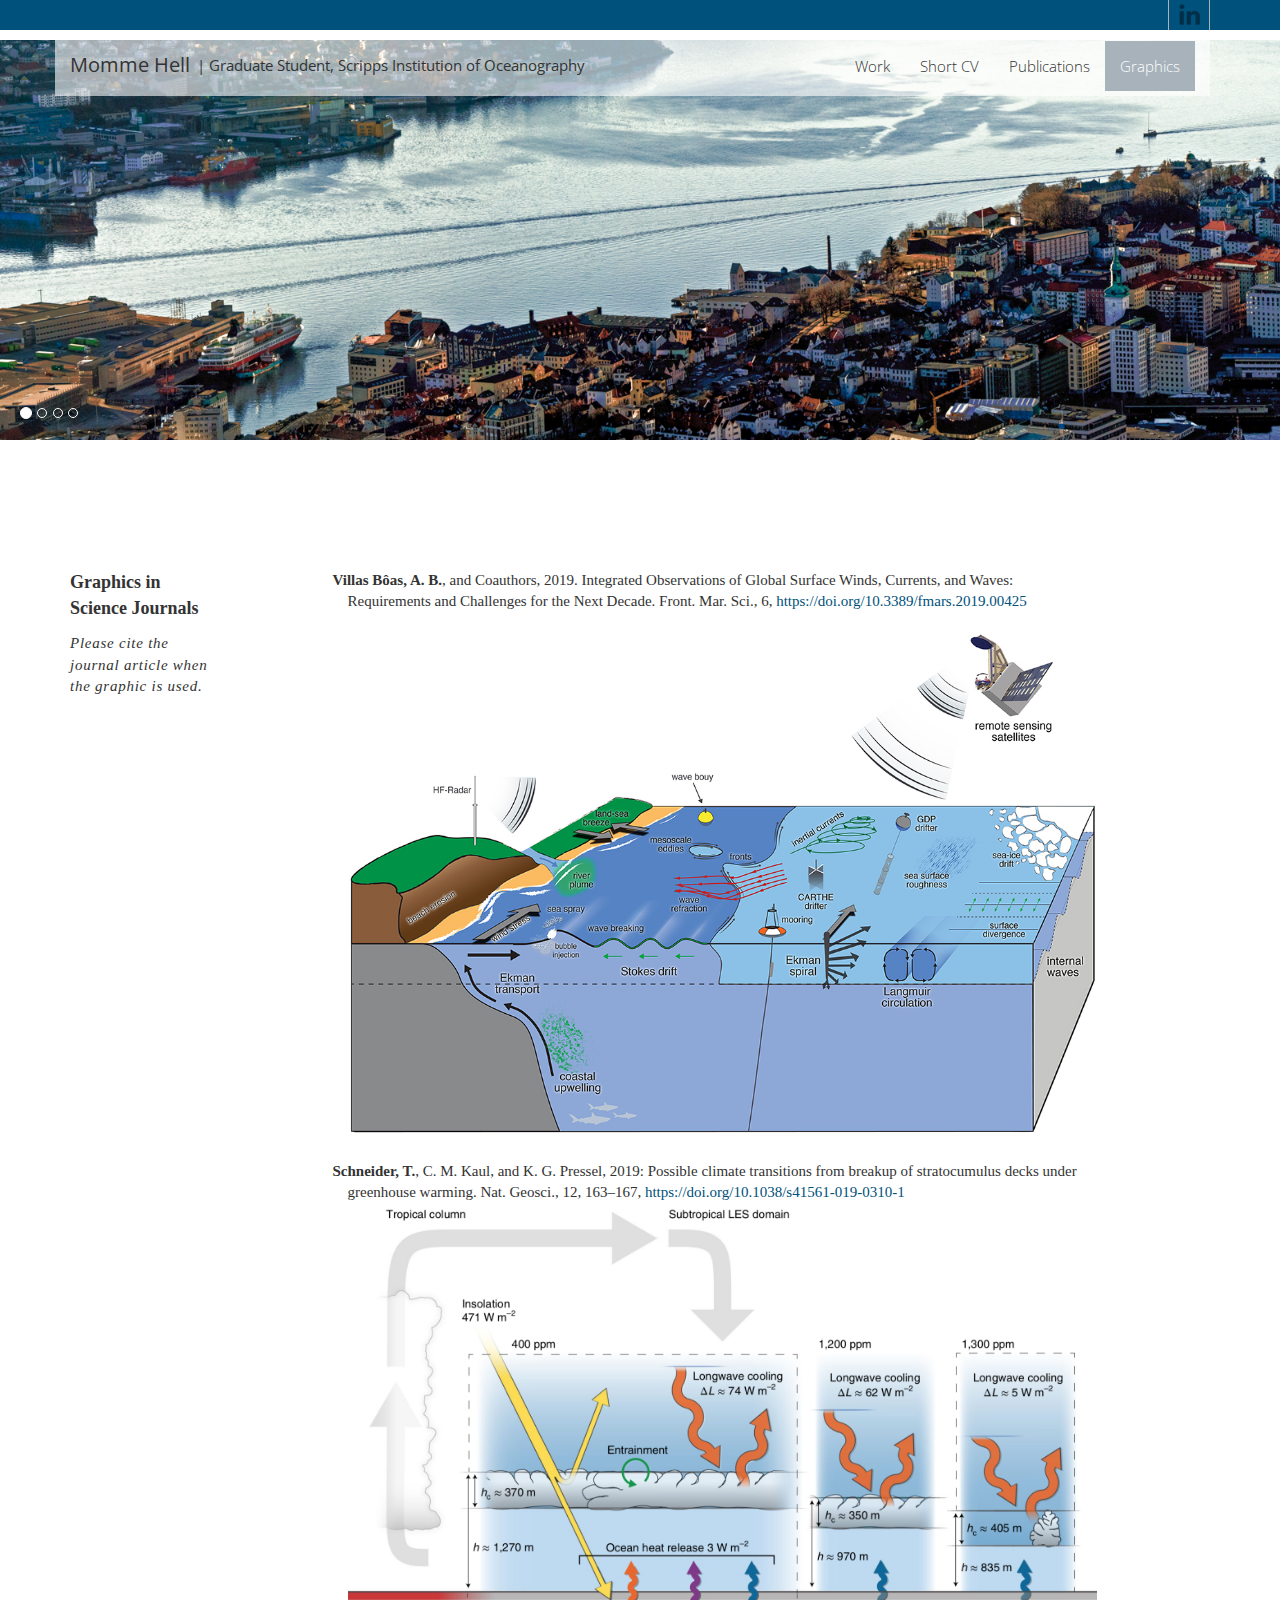
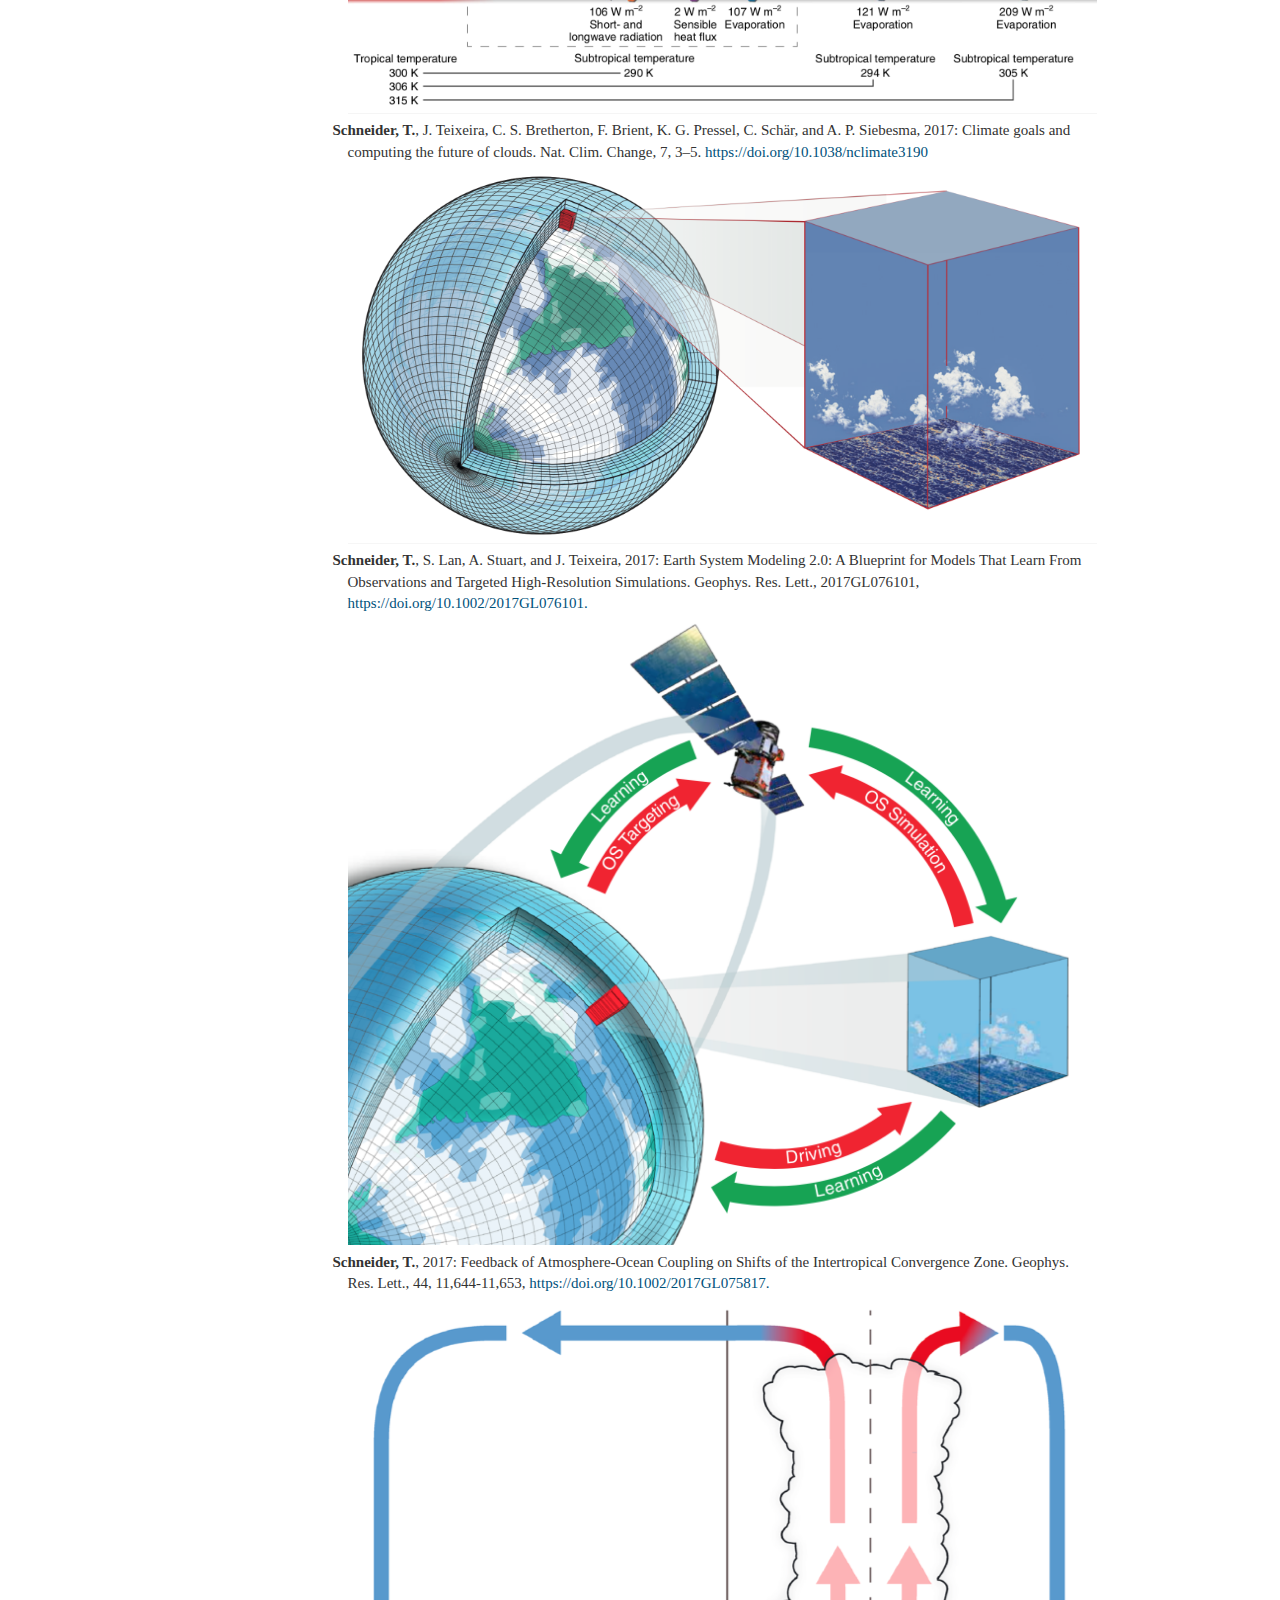
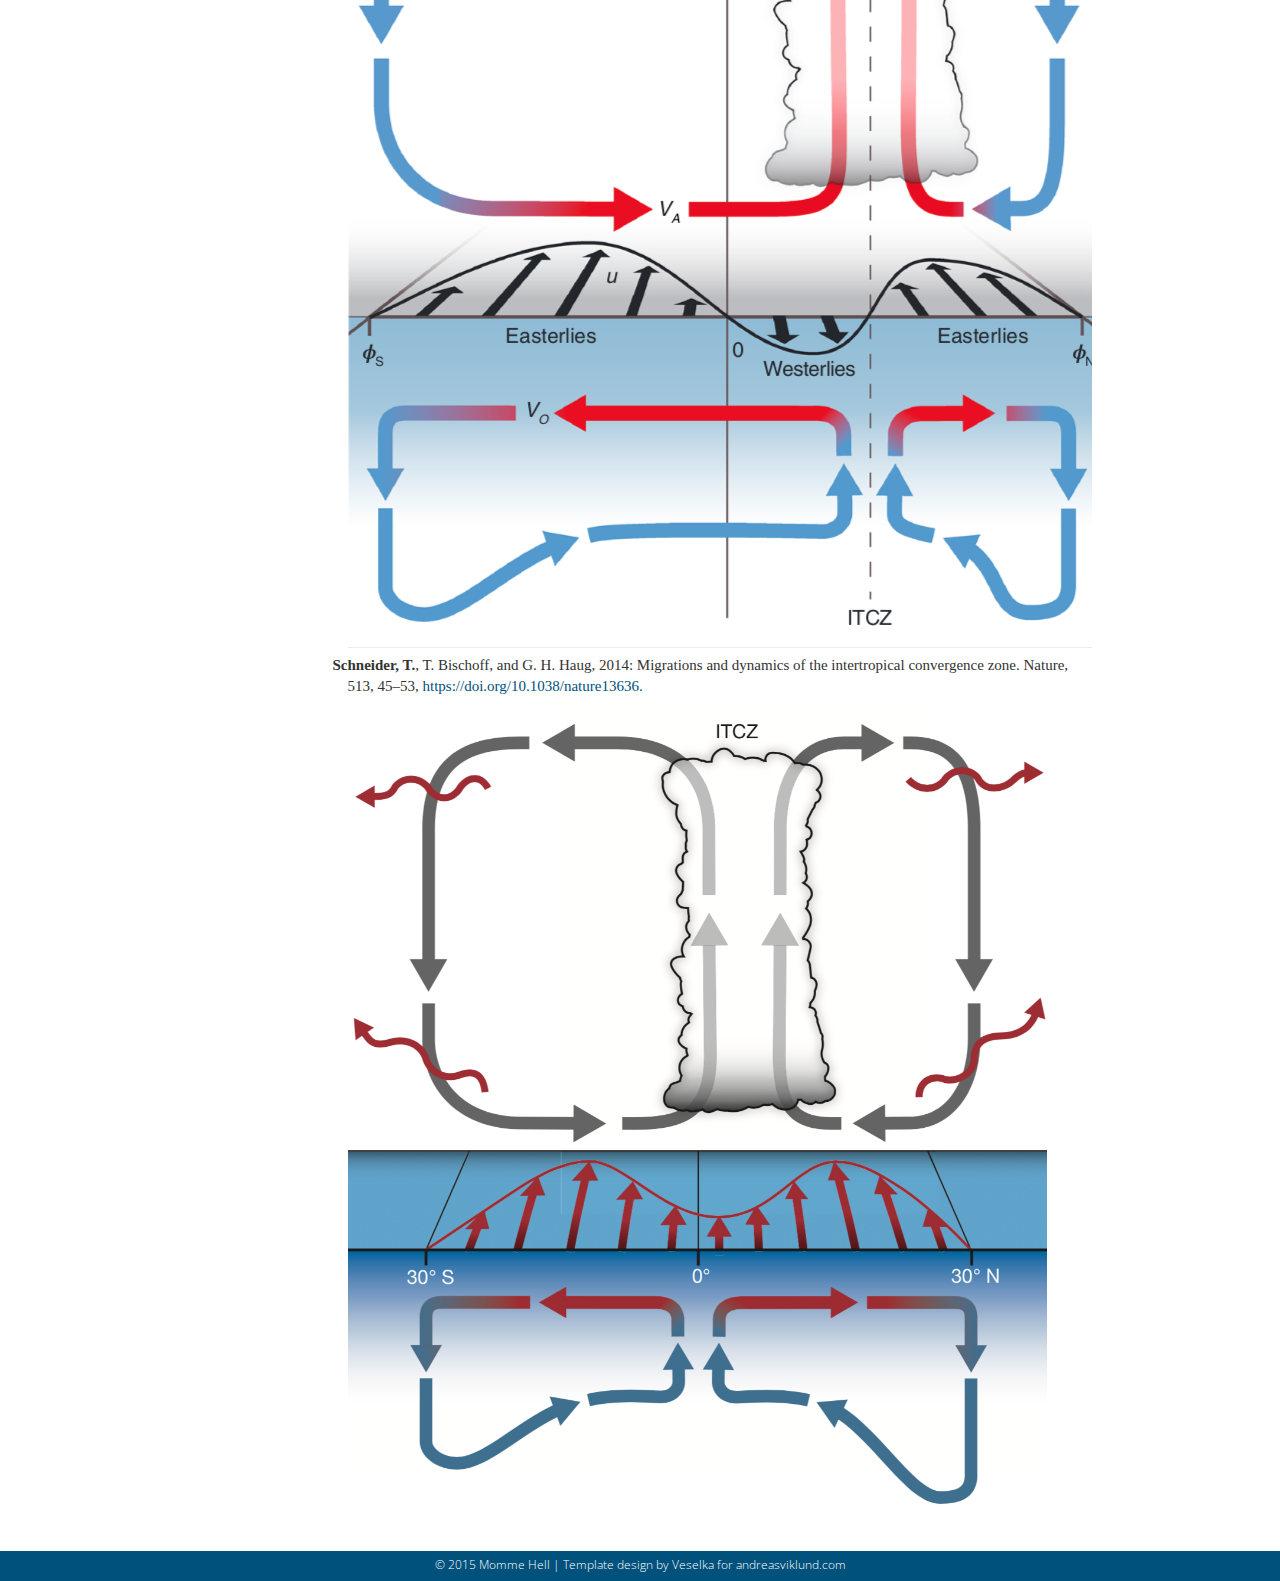
<file: visualization.html>
<!DOCTYPE html>
<html lang="en">
  <head>
    <meta charset="utf-8">
    <meta http-equiv="X-UA-Compatible" content="IE=edge">
    <meta name="viewport" content="width=device-width, initial-scale=1.0">
      <link href='https://fonts.googleapis.com/css?family=Vollkorn' rel='stylesheet' type='text/css'>
     <link href='http://fonts.googleapis.com/css?family=Open+Sans:400italic,400,600,700' rel='stylesheet' type='text/css'>

    <meta name="Momme Hell" content="Momme Hell">
    <link rel="shortcut icon" href="favicon.png">
    <title>Momme Hell | CV</title>
    <link href="css/style.css" rel="stylesheet">
    <script src="js/chart.js"></script>
    <script src="https://code.jquery.com/jquery-1.10.2.min.js"></script>
    <script type="text/javascript">
      $(document).ready(function() {
        $('.fancybox').fancybox();
      });
    </script>

    <script src="js/jquery.fancybox.js"></script>
    <link rel="stylesheet" href="css/jquery.fancybox.css" media="screen" />

    <!--[if lt IE 9]><script src="js/ie8-responsive-file-warning.js"></script><![endif]-->

    <!-- HTML5 shim and Respond.js IE8 support of HTML5 elements and media queries -->
    <!--[if lt IE 9]>
      <script src="https://oss.maxcdn.com/libs/html5shiv/3.7.0/html5shiv.js"></script>
      <script src="https://oss.maxcdn.com/libs/respond.js/1.3.0/respond.min.js"></script>
    <![endif]-->

  </head>

  <body>
  <div class="sticky">
    <!-- NAVBAR ================================================== -->
    <div class="top-bar">
      <div class="container clearfix">
        <ul class="social">
          <li calss="top-bar"><a href="https://ch.linkedin.com/in/momme-hell-1b056489" class="in"></a></li>
        </ul>
      </div>
    </div>
    <div class="navbar-wrapper">
      <div class="container">
        <div class="navbar navbar-inverse navbar-static-top clearfix" role="navigation">
            <div class="navbar-header clearfix">
              <button type="button" class="navbar-toggle" data-toggle="collapse" data-target=".navbar-collapse">
                <span class="sr-only">Toggle navigation</span>
                <span class="icon-bar"></span>
                <span class="icon-bar"></span>
                <span class="icon-bar"></span>
              </button>
              <h1>
              <a class="navbar-brand" href="index.html">Momme Hell</a>
              <span class="navbar-subtitle">| Graduate Student, Scripps Institution of Oceanography</span>
              </h1>

            </div>
            <div class="navbar-collapse collapse">
              <ul class="nav navbar-nav">
                <li><a href="work.html" >Work</a></li>
                <li><a href="about.html">Short CV</a></li>
                <li><a href="publications.html">Publications</a></li>
                <li><a href="visualization.html" class="active">Graphics</a></li>
                <!-- <li><a href="other.html">Other</a></li> -->
              </ul>
            </div>
        </div>
      </div>
    </div>

    <!-- Carousel ================================================== -->
    <div id="myCarousel" class="carousel slide" data-ride="carousel">
      <!-- Indicators -->
      <ol class="carousel-indicators">
       	<li data-target="#myCarousel" data-slide-to="0" class="active"></li>
       	<li data-target="#myCarousel" data-slide-to="1"></li>
        <li data-target="#myCarousel" data-slide-to="2"></li>
       	<li data-target="#myCarousel" data-slide-to="3"></li>
      </ol>
      <div class="carousel-inner">
        <div class="item active">
          <img data-src="holder.js/2000×400/auto/#777:#7a7a7a/text:First slide" alt="">
          <img src="images/bg/HB_bg_130223_1.jpg" alt="" />
        </div>
        <div class="item">
            <img data-src="holder.js/2000×400/auto/#111:#333333/text:Second slide" alt="">
            <img src="images/bg/HB_bg_151212_9.jpg" alt="" />
          </div>
          <div class="item">
            <img data-src="holder.js/2000×400/auto/#111:#333333/text:Second slide" alt="">
            <img src="images/bg/HB_bg_130601_3.jpg" alt="" />
          </div>
        <div class="item">
          <img data-src="holder.js/2000×400/auto/#111:#333333/text:Second slide" alt="">
          <img src="images/bg/HB_bg_150630_7.jpg" alt="" />
        </div>
      </div>
    <!--  <a class="left carousel-control" href="#myCarousel" data-slide="prev"><span class="glyphicon glyphicon-chevron-left"></span></a>
      <a class="right carousel-control" href="#myCarousel" data-slide="next"><span class="glyphicon glyphicon-chevron-right"></span></a> --!>
    </div><!-- /.carousel -->



    <!-- Contant -->

    <div class="container clearfix">
    <!--  <div class="c12 row">
        <p class="welcome-text">hello</p>
      </div> -->
<div class="row">
    <div class="c3 row_l about">

    <div class="c9" style="margin-top:40px ;margin-left:-15px">
            <h2 class="no-intend">Graphics in Science Journals</h2>
            <h3>Please cite the journal article when the graphic is used.</h3><p>

	   </div>
    </div>

<div class="c8" style="margin-top:80px">


		 <div class="vis-intent">
       <span class="bib"> <span class="bib-name">Villas Bôas, A. B.</span>, and Coauthors, 2019. Integrated Observations of Global Surface Winds, Currents, and Waves: Requirements and Challenges for the Next Decade. Front. Mar. Sci., 6,
         <a href="https://doi.org/10.3389/fmars.2019.00425">https://doi.org/10.3389/fmars.2019.00425</a> <p></span>
        <!-- <span class="c9">-->
        <a class="fancybox" data-fancybox-group="gallery" rel="group" href="https://www.frontiersin.org/articles/10.3389/fmars.2019.00425/full" title="VillasBoas2019"><img src="gallery/VillasBoas2019.jpg" alt=""  galleryimg="no" /></a><br>
       <!--  </span>-->
    </div>

    <div class="vis-intent">
      <span class="bib"><span class="bib-name">Schneider, T.</span>, C. M. Kaul, and K. G. Pressel, 2019: Possible climate transitions from breakup of stratocumulus decks under greenhouse warming. Nat. Geosci., 12, 163–167,
        <a href="https://doi.org/10.1038/s41561-019-0310-1">https://doi.org/10.1038/s41561-019-0310-1</a>
      </span>
       <a class="fancybox" data-fancybox-group="gallery" rel="group" href="https://doi.org/10.1038/s41561-019-0310-1" title="Schneider2019"><img src="gallery/Schneider2019.png" alt="" /></a><br>
   </div>


    <div class="vis-intent">
      <span class="bib"><span class="bib-name">Schneider, T.</span>, J. Teixeira, C. S. Bretherton, F. Brient, K. G. Pressel, C. Schär, and A. P. Siebesma, 2017: Climate goals and computing the future of clouds. Nat. Clim. Change, 7, 3–5.
        <a href="https://doi.org/10.1038/nclimate3190">https://doi.org/10.1038/nclimate3190</a>
      </span>
       <a class="fancybox" data-fancybox-group="gallery" rel="group" href="https://doi.org/10.1038/nclimate3190" title="Schneider2017"><img src="gallery/Schneider2017.png" alt="" /></a><br>
   </div>


   <div class="vis-intent">
     <span class="bib"><span class="bib-name">Schneider, T.</span>, S. Lan, A. Stuart, and J. Teixeira, 2017: Earth System Modeling 2.0: A Blueprint for Models That Learn From Observations and Targeted High-Resolution Simulations. Geophys. Res. Lett., 2017GL076101,
       <a href="https://doi.org/10.1002/2017GL076101">https://doi.org/10.1002/2017GL076101.</a>
     </span>
      <a class="fancybox" data-fancybox-group="gallery" rel="group" href="https://doi.org/10.1002/2017GL076101" title="Schneider2017"><img src="gallery/Schneider2017_2.png" alt="" /></a><br>
  </div>

  <div class="vis-intent">
    <span class="bib"><span class="bib-name">Schneider, T.</span>, 2017: Feedback of Atmosphere-Ocean Coupling on Shifts of the Intertropical Convergence Zone. Geophys. Res. Lett., 44, 11,644-11,653,
      <a href="https://doi.org/10.1002/2017GL075817">https://doi.org/10.1002/2017GL075817.</a>
    </span>
     <a class="fancybox" data-fancybox-group="gallery" rel="group" href="https://doi.org/10.1002/2017GL075817" title="Schneider2017"><img src="gallery/Schneider2017_3.png" alt="" /></a><br>
 </div>


 <div class="vis-intent">
   <span class="bib"><span class="bib-name">Schneider, T.</span>, T. Bischoff, and G. H. Haug, 2014: Migrations and dynamics of the intertropical convergence zone. Nature, 513, 45–53,
   <a href="https://doi.org/10.1038/nature13636">https://doi.org/10.1038/nature13636.</a>
   </span>
    <a class="fancybox" data-fancybox-group="gallery" rel="group" href="https://doi.org/10.1038/nature13636" title="Schneider2014"><img src="gallery/Schneider2014.png" style="max-width:700px" alt="" /></a><br>
</div>





   <!-- <span <div class="bib-intent c9">
      <span class="bib"><span class="bib-name">Hell, M.</span>, Schneider, T., Li, C. Atmospheric Circulation Response to Episodic Arctic Warming in an Idealized Model. Journal of Atmospheric Science.<p></span>
       <a class="fancybox" data-fancybox-group="gallery" rel="group" href="https://www.frontiersin.org/articles/10.3389/fmars.2019.00425/full" title="VillasBoas2019"><img src="gallery/VillasBoas2019.jpg" alt="" /></a><br>
   </div> -->



</div>


</div>

	<div class="clearfix"></div>



    <div class="push"></div>
  </div>
    <!--FOOTER-->
    <div class="footer">
      <div class="clearfix">
        <p>&copy; 2015 Momme Hell | Template design by Veselka for <a href="http://www.andreasviklund.com">andreasviklund.com</a></p>
      </div>
    </div>


    <!-- Bootstrap core JavaScript
    ================================================== -->
    <!-- Placed at the end of the document so the pages load faster -->
    <script src="js/bootstrap.js"></script>
  </body>
</html>
</file>
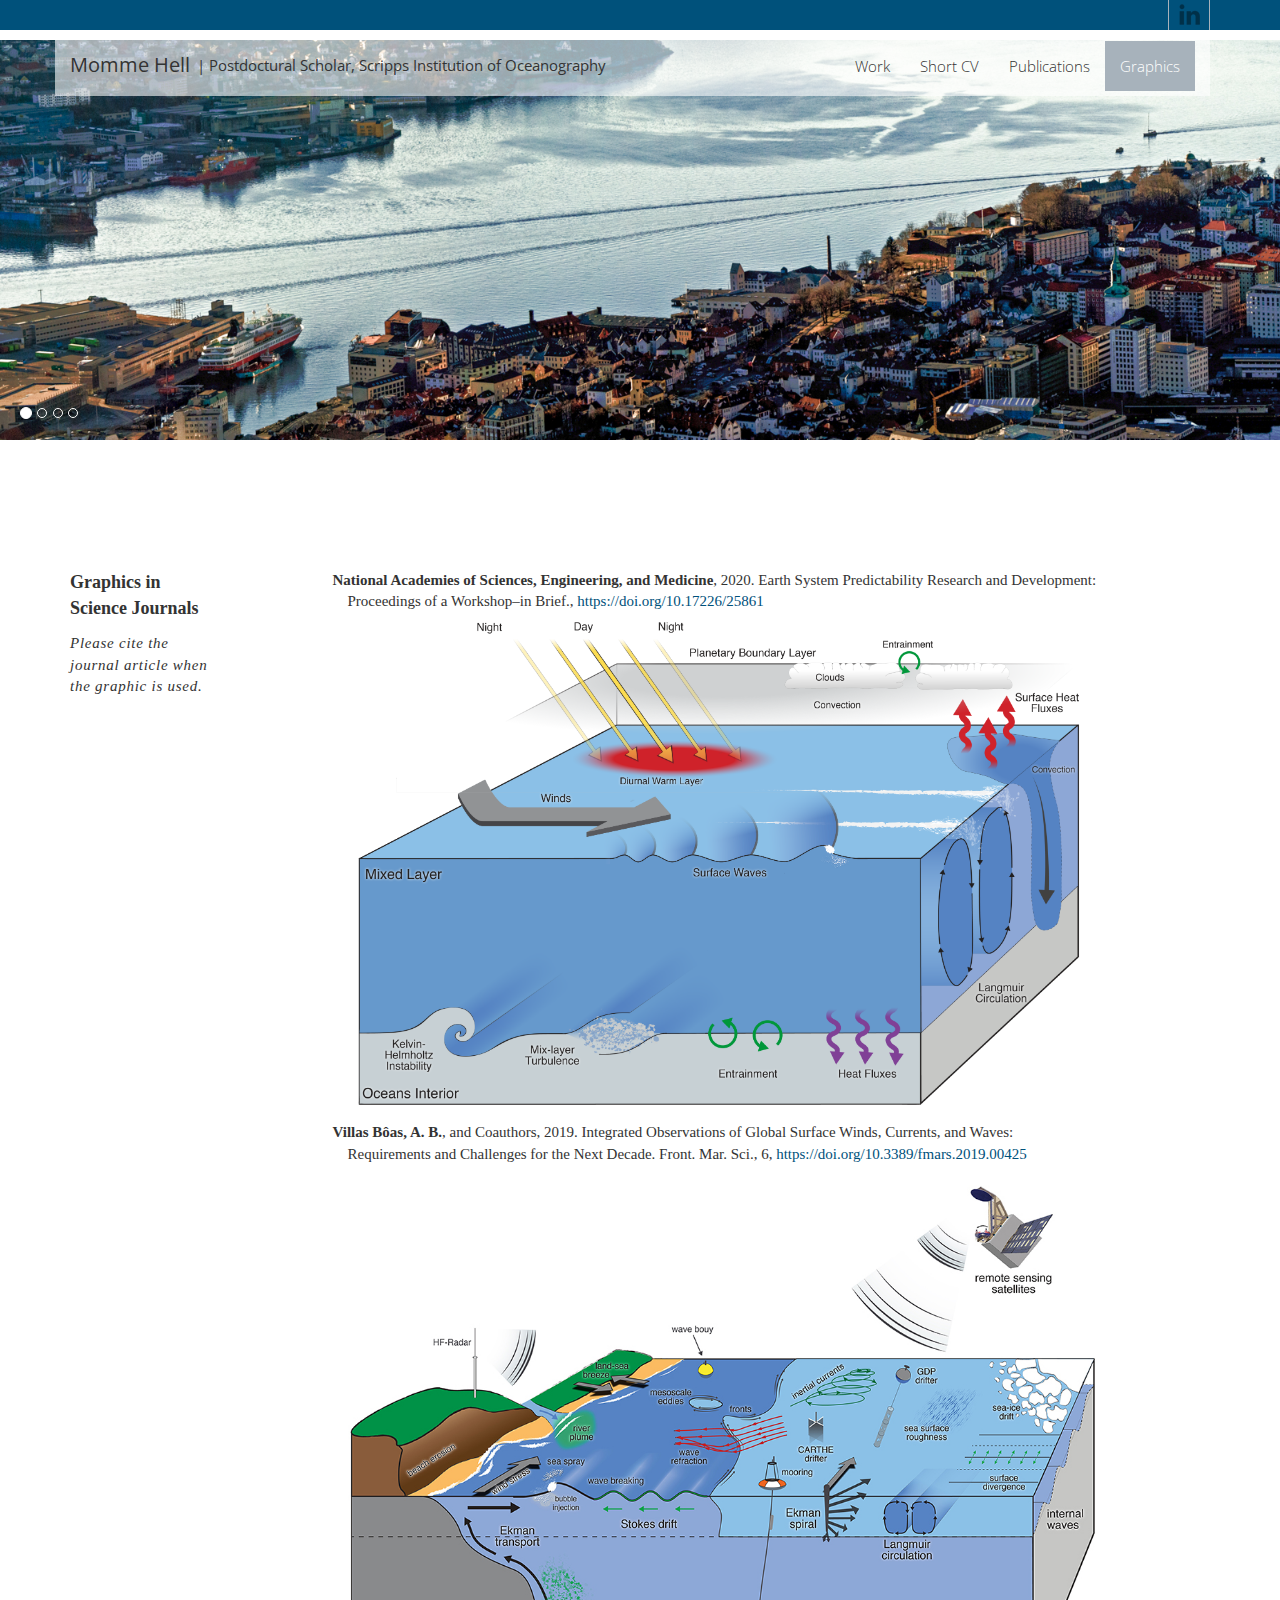
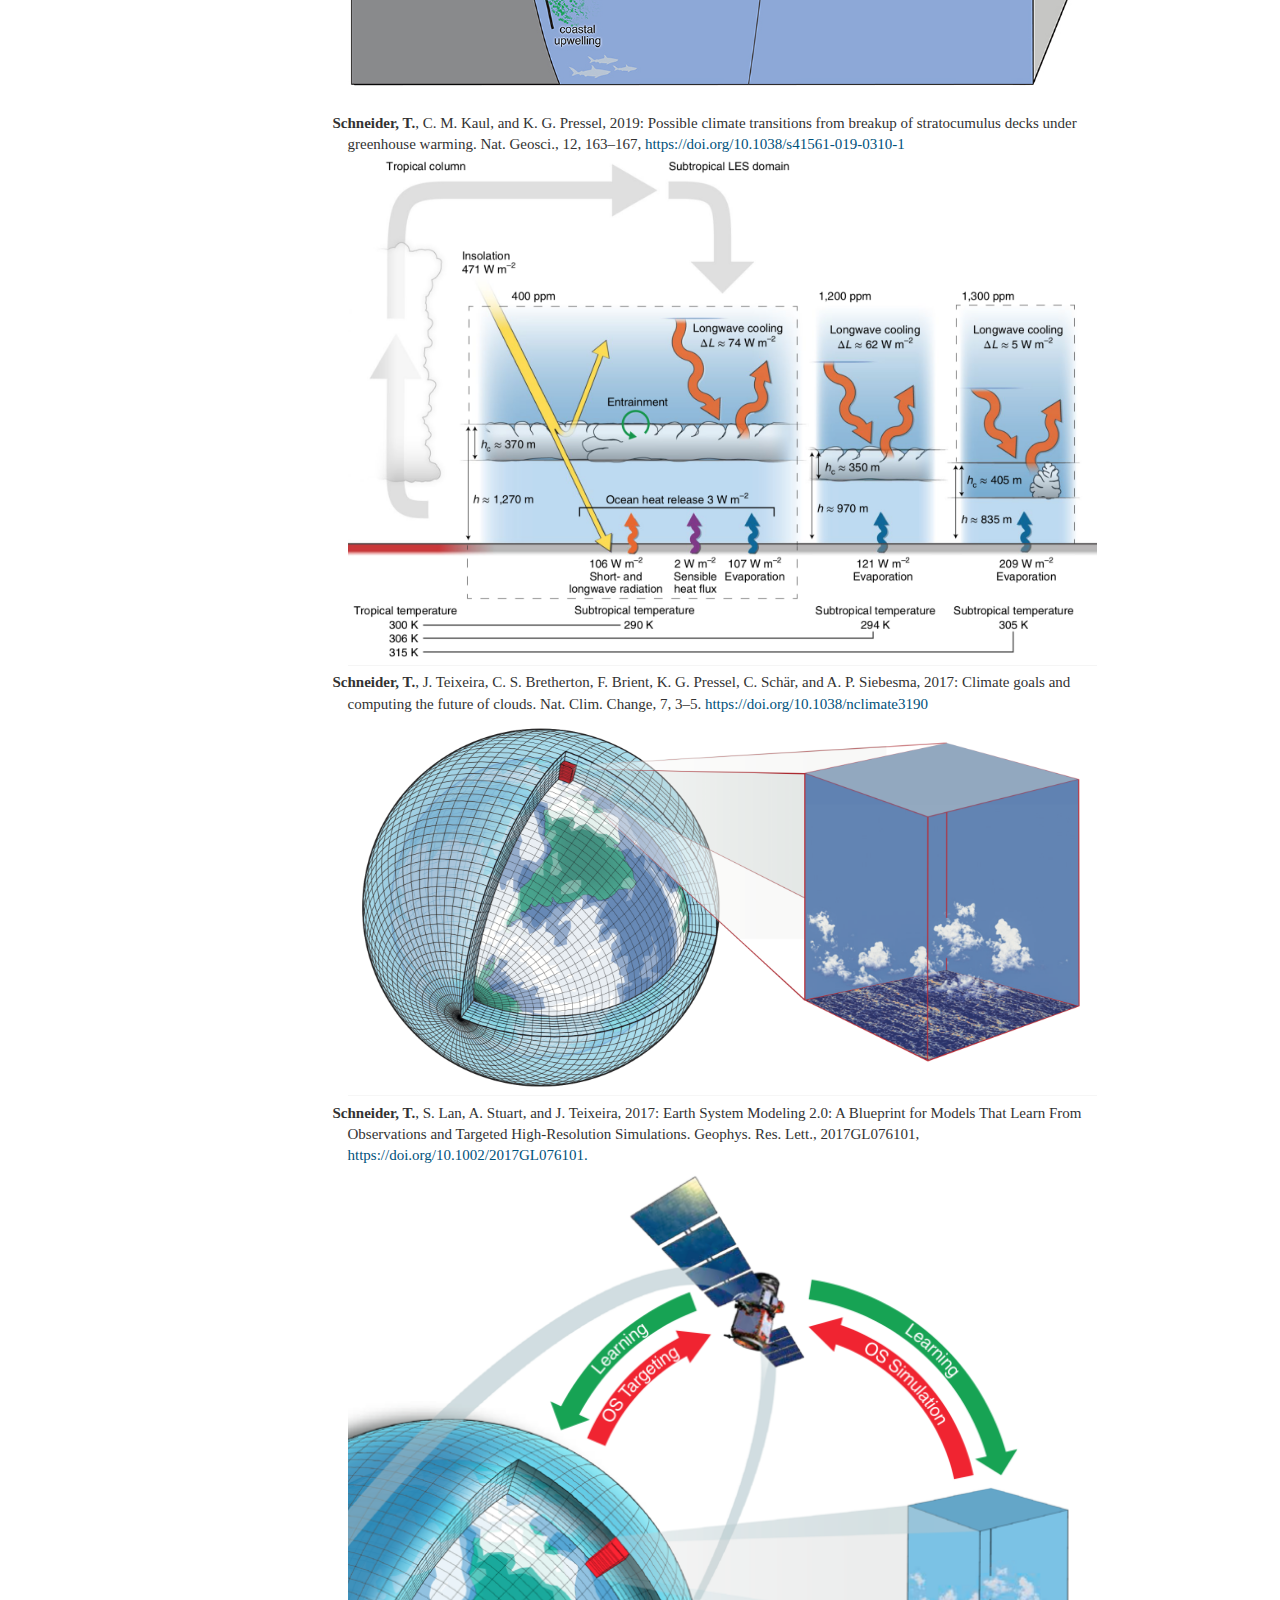
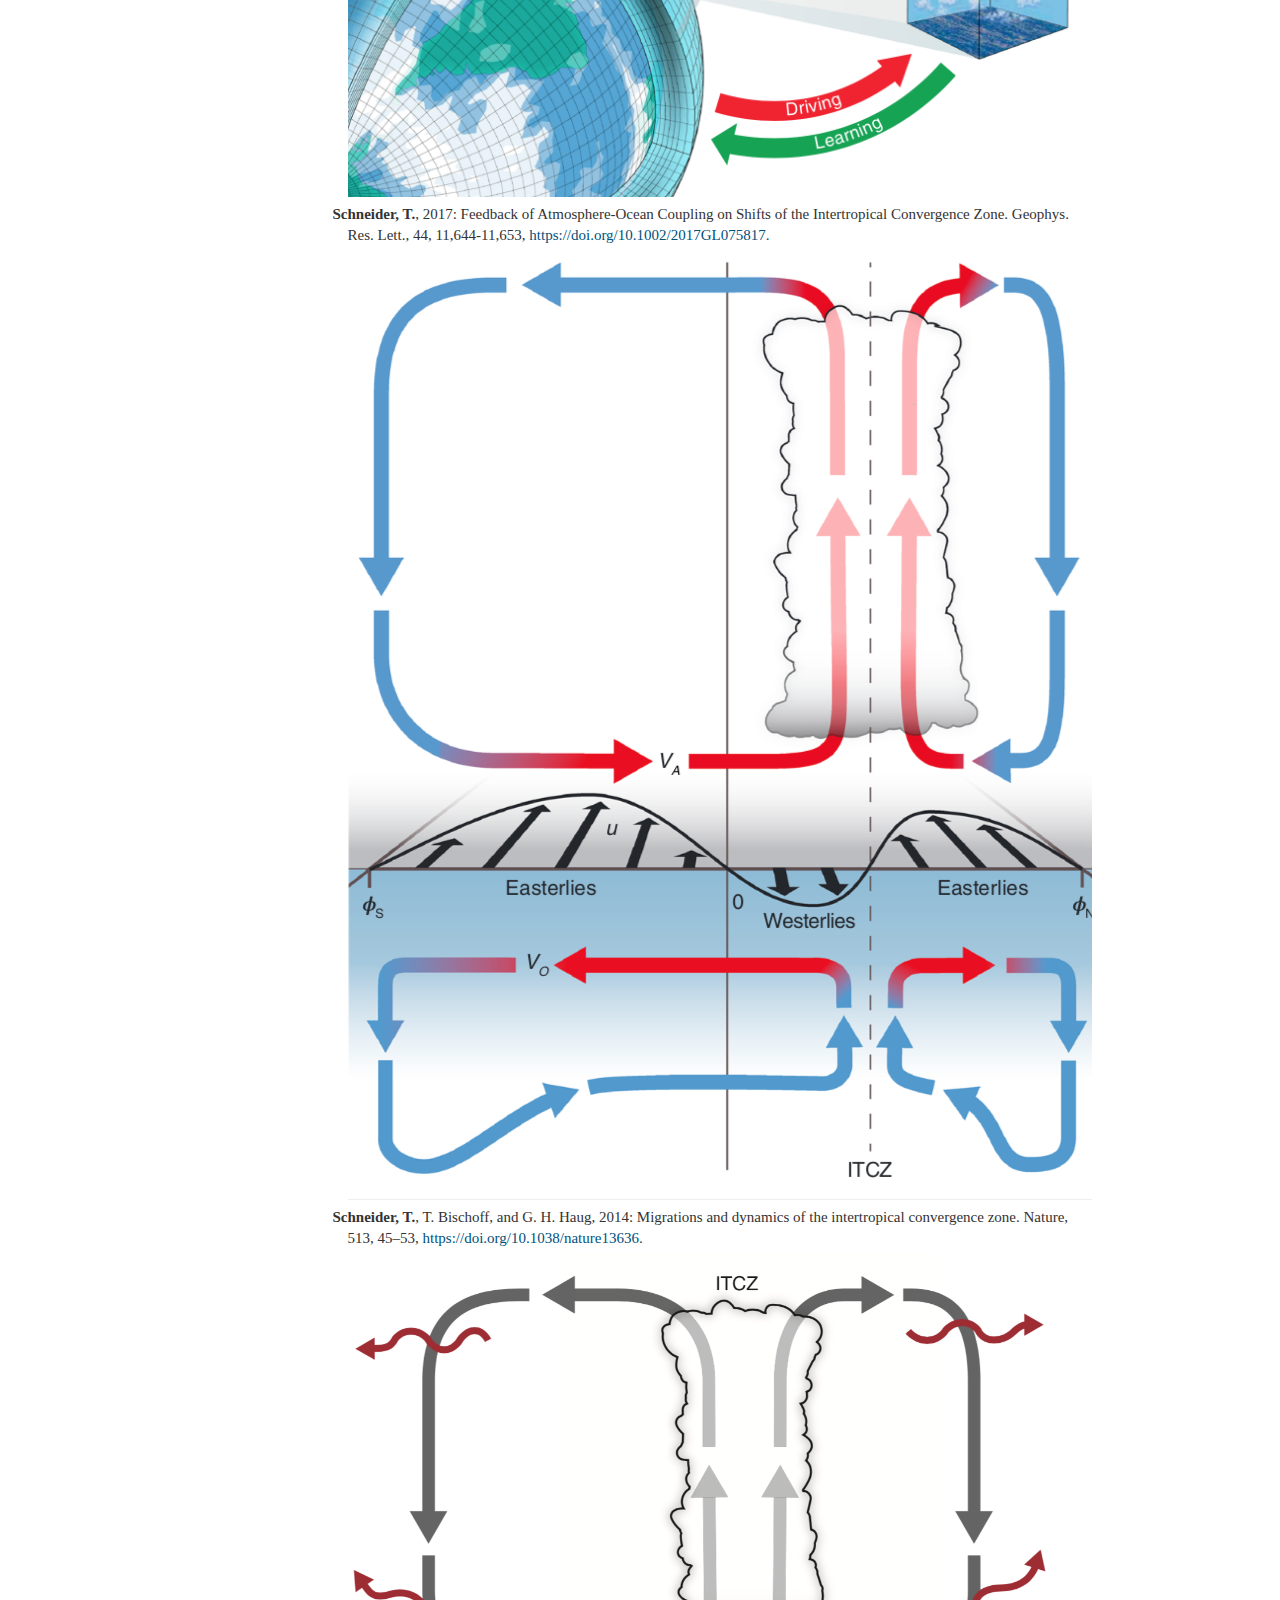
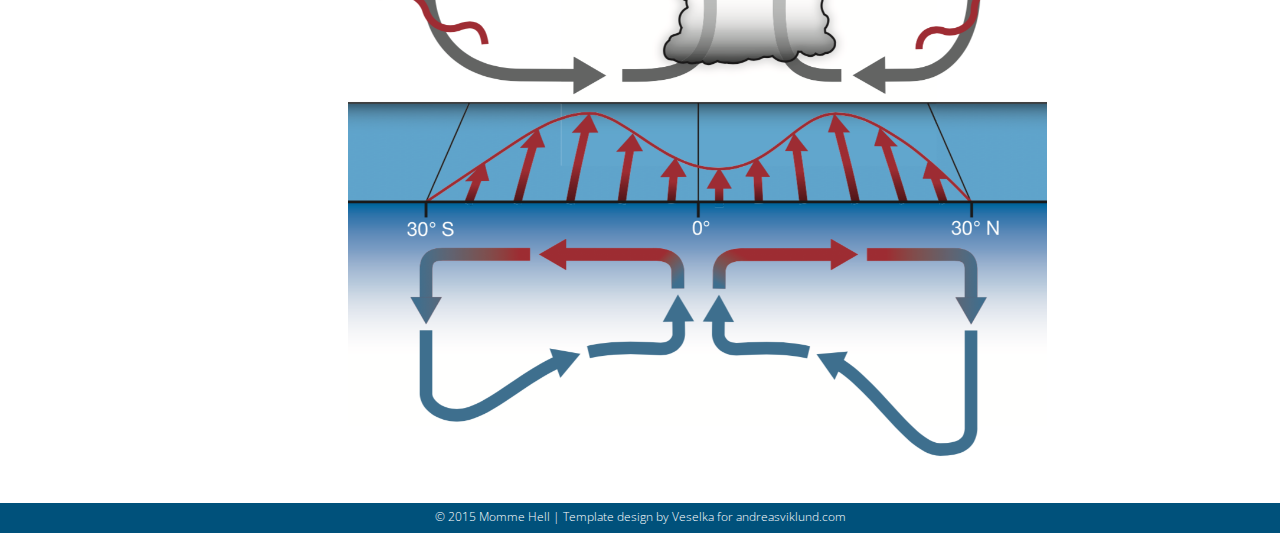
<file: visualization_simple.html>
<!DOCTYPE html>
<html lang="en">
  <head>
    <meta charset="utf-8">
    <meta http-equiv="X-UA-Compatible" content="IE=edge">
    <meta name="viewport" content="width=device-width, initial-scale=1.0">
      <link href='https://fonts.googleapis.com/css?family=Vollkorn' rel='stylesheet' type='text/css'>
     <link href='http://fonts.googleapis.com/css?family=Open+Sans:400italic,400,600,700' rel='stylesheet' type='text/css'>

    <meta name="Momme Hell" content="Momme Hell">
    <link rel="shortcut icon" href="favicon.png">
    <title>Momme Hell | CV</title>
    <link href="css/style.css" rel="stylesheet">
    <script src="js/chart.js"></script>
    <script src="https://code.jquery.com/jquery-1.10.2.min.js"></script>
    <script type="text/javascript">
      $(document).ready(function() {
        $('.fancybox').fancybox();
      });
    </script>

    <script src="js/jquery.fancybox.js"></script>
    <link rel="stylesheet" href="css/jquery.fancybox.css" media="screen" />

    <!--[if lt IE 9]><script src="js/ie8-responsive-file-warning.js"></script><![endif]-->

    <!-- HTML5 shim and Respond.js IE8 support of HTML5 elements and media queries -->
    <!--[if lt IE 9]>
      <script src="https://oss.maxcdn.com/libs/html5shiv/3.7.0/html5shiv.js"></script>
      <script src="https://oss.maxcdn.com/libs/respond.js/1.3.0/respond.min.js"></script>
    <![endif]-->

  </head>

  <body>
  <div class="sticky">
    <!-- NAVBAR ================================================== -->
    <div class="top-bar">
      <div class="container clearfix">
        <ul class="social">
          <li calss="top-bar"><a href="https://ch.linkedin.com/in/momme-hell-1b056489" class="in"></a></li>
        </ul>
      </div>
    </div>
    <div class="navbar-wrapper">
      <div class="container">
        <div class="navbar navbar-inverse navbar-static-top clearfix" role="navigation">
            <div class="navbar-header clearfix">
              <button type="button" class="navbar-toggle" data-toggle="collapse" data-target=".navbar-collapse">
                <span class="sr-only">Toggle navigation</span>
                <span class="icon-bar"></span>
                <span class="icon-bar"></span>
                <span class="icon-bar"></span>
              </button>
              <h1>
              <a class="navbar-brand" href="index.html">Momme Hell</a>
              <span class="navbar-subtitle">| Postdoctural Scholar, Scripps Institution of Oceanography</span>
              </h1>

            </div>
            <div class="navbar-collapse collapse">
              <ul class="nav navbar-nav">
                <li><a href="work.html" >Work</a></li>
                <li><a href="about.html">Short CV</a></li>
                <li><a href="publications.html">Publications</a></li>
                <li><a href="visualization.html" class="active">Graphics</a></li>
                <!-- <li><a href="other.html">Other</a></li> -->
              </ul>
            </div>
        </div>
      </div>
    </div>

    <!-- Carousel ================================================== -->
    <div id="myCarousel" class="carousel slide" data-ride="carousel">
      <!-- Indicators -->
      <ol class="carousel-indicators">
       	<li data-target="#myCarousel" data-slide-to="0" class="active"></li>
       	<li data-target="#myCarousel" data-slide-to="1"></li>
        <li data-target="#myCarousel" data-slide-to="2"></li>
       	<li data-target="#myCarousel" data-slide-to="3"></li>
      </ol>
      <div class="carousel-inner">
        <div class="item active">
          <img data-src="holder.js/2000×400/auto/#777:#7a7a7a/text:First slide" alt="">
          <img src="images/bg/HB_bg_130223_1.jpg" alt="" />
        </div>
        <div class="item">
            <img data-src="holder.js/2000×400/auto/#111:#333333/text:Second slide" alt="">
            <img src="images/bg/HB_bg_151212_9.jpg" alt="" />
          </div>
          <div class="item">
            <img data-src="holder.js/2000×400/auto/#111:#333333/text:Second slide" alt="">
            <img src="images/bg/HB_bg_130601_3.jpg" alt="" />
          </div>
        <div class="item">
          <img data-src="holder.js/2000×400/auto/#111:#333333/text:Second slide" alt="">
          <img src="images/bg/HB_bg_150630_7.jpg" alt="" />
        </div>
      </div>
    <!--  <a class="left carousel-control" href="#myCarousel" data-slide="prev"><span class="glyphicon glyphicon-chevron-left"></span></a>
      <a class="right carousel-control" href="#myCarousel" data-slide="next"><span class="glyphicon glyphicon-chevron-right"></span></a> --!>
    </div><!-- /.carousel -->



    <!-- Contant -->

    <div class="container clearfix">
    <!--  <div class="c12 row">
        <p class="welcome-text">hello</p>
      </div> -->
<div class="row">
    <div class="c3 row_l about">

    <div class="c9" style="margin-top:40px ;margin-left:-15px">
            <h2 class="no-intend">Graphics in Science Journals</h2>
            <h3>Please cite the journal article when the graphic is used.</h3><p>

	   </div>
    </div>

<div class="c8" style="margin-top:80px">


  <div class="vis2-intent">
    <span class="bib"> <span class="bib-name">National Academies of Sciences, Engineering, and Medicine</span>, 2020. Earth System Predictability Research and Development: Proceedings of a Workshop–in Brief.,
      <a href="https://doi.org/10.17226/25861">https://doi.org/10.17226/25861</a></span>
     <!-- <span class="c9">-->
      <a class="fancybox" data-fancybox-group="gallery" rel="group" href="https://doi.org/10.17226/25861" title="NAS2020"><img src="gallery/Upper_ocean_nofloats.png" alt=""  galleryimg="no" /></a><br>
      <!-- </span>-->
  </div>

		 <div class="vis-intent">
       <span class="bib"> <span class="bib-name">Villas Bôas, A. B.</span>, and Coauthors, 2019. Integrated Observations of Global Surface Winds, Currents, and Waves: Requirements and Challenges for the Next Decade. Front. Mar. Sci., 6,
         <a href="https://doi.org/10.3389/fmars.2019.00425">https://doi.org/10.3389/fmars.2019.00425</a> <p></span>
        <!-- <span class="c9">-->
        <a class="fancybox" data-fancybox-group="gallery" rel="group" href="https://www.frontiersin.org/articles/10.3389/fmars.2019.00425/full" title="VillasBoas2019"><img src="gallery/VillasBoas2019.jpg" alt=""  galleryimg="no" /></a><br>
       <!--  </span>-->
    </div>

    <div class="vis-intent">
      <span class="bib"><span class="bib-name">Schneider, T.</span>, C. M. Kaul, and K. G. Pressel, 2019: Possible climate transitions from breakup of stratocumulus decks under greenhouse warming. Nat. Geosci., 12, 163–167,
        <a href="https://doi.org/10.1038/s41561-019-0310-1">https://doi.org/10.1038/s41561-019-0310-1</a>
      </span>
       <a class="fancybox" data-fancybox-group="gallery" rel="group" href="https://doi.org/10.1038/s41561-019-0310-1" title="Schneider2019"><img src="gallery/Schneider2019.png" alt="" /></a><br>
   </div>


    <div class="vis-intent">
      <span class="bib"><span class="bib-name">Schneider, T.</span>, J. Teixeira, C. S. Bretherton, F. Brient, K. G. Pressel, C. Schär, and A. P. Siebesma, 2017: Climate goals and computing the future of clouds. Nat. Clim. Change, 7, 3–5.
        <a href="https://doi.org/10.1038/nclimate3190">https://doi.org/10.1038/nclimate3190</a>
      </span>
       <a class="fancybox" data-fancybox-group="gallery" rel="group" href="https://doi.org/10.1038/nclimate3190" title="Schneider2017"><img src="gallery/Schneider2017.png" alt="" /></a><br>
   </div>


   <div class="vis-intent">
     <span class="bib"><span class="bib-name">Schneider, T.</span>, S. Lan, A. Stuart, and J. Teixeira, 2017: Earth System Modeling 2.0: A Blueprint for Models That Learn From Observations and Targeted High-Resolution Simulations. Geophys. Res. Lett., 2017GL076101,
       <a href="https://doi.org/10.1002/2017GL076101">https://doi.org/10.1002/2017GL076101.</a>
     </span>
      <a class="fancybox" data-fancybox-group="gallery" rel="group" href="https://doi.org/10.1002/2017GL076101" title="Schneider2017"><img src="gallery/Schneider2017_2.png" alt="" /></a><br>
  </div>

  <div class="vis-intent">
    <span class="bib"><span class="bib-name">Schneider, T.</span>, 2017: Feedback of Atmosphere-Ocean Coupling on Shifts of the Intertropical Convergence Zone. Geophys. Res. Lett., 44, 11,644-11,653,
      <a href="https://doi.org/10.1002/2017GL075817">https://doi.org/10.1002/2017GL075817.</a>
    </span>
     <a class="fancybox" data-fancybox-group="gallery" rel="group" href="https://doi.org/10.1002/2017GL075817" title="Schneider2017"><img src="gallery/Schneider2017_3.png" alt="" /></a><br>
 </div>


 <div class="vis-intent">
   <span class="bib"><span class="bib-name">Schneider, T.</span>, T. Bischoff, and G. H. Haug, 2014: Migrations and dynamics of the intertropical convergence zone. Nature, 513, 45–53,
   <a href="https://doi.org/10.1038/nature13636">https://doi.org/10.1038/nature13636.</a>
   </span>
    <a class="fancybox" data-fancybox-group="gallery" rel="group" href="https://doi.org/10.1038/nature13636" title="Schneider2014"><img src="gallery/Schneider2014.png" style="max-width:700px" alt="" /></a><br>
</div>





   <!-- <span <div class="bib-intent c9">
      <span class="bib"><span class="bib-name">Hell, M.</span>, Schneider, T., Li, C. Atmospheric Circulation Response to Episodic Arctic Warming in an Idealized Model. Journal of Atmospheric Science.<p></span>
       <a class="fancybox" data-fancybox-group="gallery" rel="group" href="https://www.frontiersin.org/articles/10.3389/fmars.2019.00425/full" title="VillasBoas2019"><img src="gallery/VillasBoas2019.jpg" alt="" /></a><br>
   </div> -->



</div>


</div>

	<div class="clearfix"></div>



    <div class="push"></div>
  </div>
    <!--FOOTER-->
    <div class="footer">
      <div class="clearfix">
        <p>&copy; 2015 Momme Hell | Template design by Veselka for <a href="http://www.andreasviklund.com">andreasviklund.com</a></p>
      </div>
    </div>


    <!-- Bootstrap core JavaScript
    ================================================== -->
    <!-- Placed at the end of the document so the pages load faster -->
    <script src="js/bootstrap.js"></script>
  </body>
</html>
</file>
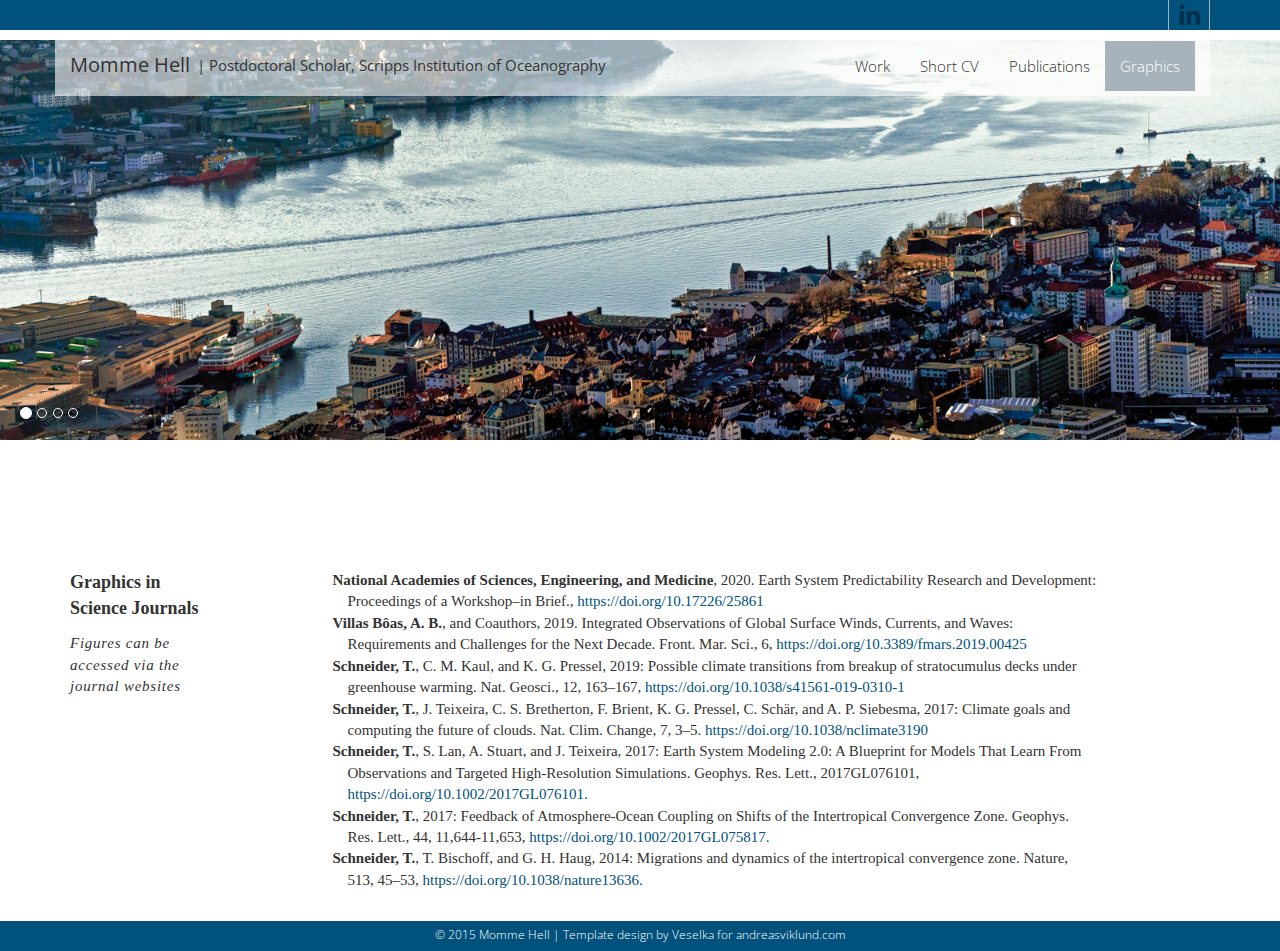
<file: visualization_simple_old.html>
<!DOCTYPE html>
<html lang="en">
  <head>
    <meta charset="utf-8">
    <meta http-equiv="X-UA-Compatible" content="IE=edge">
    <meta name="viewport" content="width=device-width, initial-scale=1.0">
      <link href='https://fonts.googleapis.com/css?family=Vollkorn' rel='stylesheet' type='text/css'>
     <link href='http://fonts.googleapis.com/css?family=Open+Sans:400italic,400,600,700' rel='stylesheet' type='text/css'>

    <meta name="Momme Hell" content="Momme Hell">
    <link rel="shortcut icon" href="favicon.png">
    <title>Momme Hell | CV</title>
    <link href="css/style.css" rel="stylesheet">
    <script src="js/chart.js"></script>
    <script src="https://code.jquery.com/jquery-1.10.2.min.js"></script>
    <script type="text/javascript">
      $(document).ready(function() {
        $('.fancybox').fancybox();
      });
    </script>

    <script src="js/jquery.fancybox.js"></script>
    <link rel="stylesheet" href="css/jquery.fancybox.css" media="screen" />

    <!--[if lt IE 9]><script src="js/ie8-responsive-file-warning.js"></script><![endif]-->

    <!-- HTML5 shim and Respond.js IE8 support of HTML5 elements and media queries -->
    <!--[if lt IE 9]>
      <script src="https://oss.maxcdn.com/libs/html5shiv/3.7.0/html5shiv.js"></script>
      <script src="https://oss.maxcdn.com/libs/respond.js/1.3.0/respond.min.js"></script>
    <![endif]-->

  </head>

  <body>
  <div class="sticky">
    <!-- NAVBAR ================================================== -->
    <div class="top-bar">
      <div class="container clearfix">
        <ul class="social">
          <li calss="top-bar"><a href="https://ch.linkedin.com/in/momme-hell-1b056489" class="in"></a></li>
        </ul>
      </div>
    </div>
    <div class="navbar-wrapper">
      <div class="container">
        <div class="navbar navbar-inverse navbar-static-top clearfix" role="navigation">
            <div class="navbar-header clearfix">
              <button type="button" class="navbar-toggle" data-toggle="collapse" data-target=".navbar-collapse">
                <span class="sr-only">Toggle navigation</span>
                <span class="icon-bar"></span>
                <span class="icon-bar"></span>
                <span class="icon-bar"></span>
              </button>
              <h1>
              <a class="navbar-brand" href="index.html">Momme Hell</a>
              <span class="navbar-subtitle">| Postdoctoral Scholar, Scripps Institution of Oceanography</span>
              </h1>

            </div>
            <div class="navbar-collapse collapse">
              <ul class="nav navbar-nav">
                <li><a href="work.html" >Work</a></li>
                <li><a href="about.html">Short CV</a></li>
                <li><a href="publications.html">Publications</a></li>
                <li><a href="visualization_simple.html" class="active">Graphics</a></li>
                <!-- <li><a href="other.html">Other</a></li> -->
              </ul>
            </div>
        </div>
      </div>
    </div>

    <!-- Carousel ================================================== -->
    <div id="myCarousel" class="carousel slide" data-ride="carousel">
      <!-- Indicators -->
      <ol class="carousel-indicators">
       	<li data-target="#myCarousel" data-slide-to="0" class="active"></li>
       	<li data-target="#myCarousel" data-slide-to="1"></li>
        <li data-target="#myCarousel" data-slide-to="2"></li>
       	<li data-target="#myCarousel" data-slide-to="3"></li>
      </ol>
      <div class="carousel-inner">
        <div class="item active">
          <img data-src="holder.js/2000×400/auto/#777:#7a7a7a/text:First slide" alt="">
          <img src="images/bg/HB_bg_130223_1.jpg" alt="" />
        </div>
        <div class="item">
            <img data-src="holder.js/2000×400/auto/#111:#333333/text:Second slide" alt="">
            <img src="images/bg/HB_bg_151212_9.jpg" alt="" />
          </div>
          <div class="item">
            <img data-src="holder.js/2000×400/auto/#111:#333333/text:Second slide" alt="">
            <img src="images/bg/HB_bg_130601_3.jpg" alt="" />
          </div>
        <div class="item">
          <img data-src="holder.js/2000×400/auto/#111:#333333/text:Second slide" alt="">
          <img src="images/bg/HB_bg_150630_7.jpg" alt="" />
        </div>
      </div>
    <!--  <a class="left carousel-control" href="#myCarousel" data-slide="prev"><span class="glyphicon glyphicon-chevron-left"></span></a>
      <a class="right carousel-control" href="#myCarousel" data-slide="next"><span class="glyphicon glyphicon-chevron-right"></span></a> --!>
    </div><!-- /.carousel -->



    <!-- Contant -->

    <div class="container clearfix">
    <!--  <div class="c12 row">
        <p class="welcome-text">hello</p>
      </div> -->
<div class="row">
    <div class="c3 row_l about">

    <div class="c9" style="margin-top:40px ;margin-left:-15px">
            <h2 class="no-intend">Graphics in Science Journals</h2>
            <h3>Figures can be accessed via the journal websites</h3><p>

	   </div>
    </div>

<div class="c8" style="margin-top:80px">


  <div class="vis2-intent">
    <span class="bib"> <span class="bib-name">National Academies of Sciences, Engineering, and Medicine</span>, 2020. Earth System Predictability Research and Development: Proceedings of a Workshop–in Brief.,
      <a href="https://doi.org/10.17226/25861">https://doi.org/10.17226/25861 </a></span>
     <!-- <span class="c9">-->
     <!-- <a class="fancybox" data-fancybox-group="gallery" rel="group" href="https://www.frontiersin.org/articles/10.3389/fmars.2019.00425/full" title="VillasBoas2019"><img src="gallery/VillasBoas2019.jpg" alt=""  galleryimg="no" /></a><br>
      </span>-->
  </div>

		 <div class="vis2-intent">
       <span class="bib"> <span class="bib-name">Villas Bôas, A. B.</span>, and Coauthors, 2019. Integrated Observations of Global Surface Winds, Currents, and Waves: Requirements and Challenges for the Next Decade. Front. Mar. Sci., 6,
         <a href="https://doi.org/10.3389/fmars.2019.00425">https://doi.org/10.3389/fmars.2019.00425</a></span>
        <!-- <span class="c9">-->
        <!-- <a class="fancybox" data-fancybox-group="gallery" rel="group" href="https://www.frontiersin.org/articles/10.3389/fmars.2019.00425/full" title="VillasBoas2019"><img src="gallery/VillasBoas2019.jpg" alt=""  galleryimg="no" /></a><br>
         </span>-->
    </div>

    <div class="vis2-intent">
      <span class="bib"><span class="bib-name">Schneider, T.</span>, C. M. Kaul, and K. G. Pressel, 2019: Possible climate transitions from breakup of stratocumulus decks under greenhouse warming. Nat. Geosci., 12, 163–167,
        <a href="https://doi.org/10.1038/s41561-019-0310-1">https://doi.org/10.1038/s41561-019-0310-1</a>
      </span>
       <!-- <a class="fancybox" data-fancybox-group="gallery" rel="group" href="https://doi.org/10.1038/s41561-019-0310-1" title="Schneider2019"><img src="gallery/Schneider2019.png" alt="" /></a><br>
        -->
   </div>


    <div class="vis2-intent">
      <span class="bib"><span class="bib-name">Schneider, T.</span>, J. Teixeira, C. S. Bretherton, F. Brient, K. G. Pressel, C. Schär, and A. P. Siebesma, 2017: Climate goals and computing the future of clouds. Nat. Clim. Change, 7, 3–5.
        <a href="https://doi.org/10.1038/nclimate3190">https://doi.org/10.1038/nclimate3190</a>
      </span>
       <!-- <a class="fancybox" data-fancybox-group="gallery" rel="group" href="https://doi.org/10.1038/nclimate3190" title="Schneider2017"><img src="gallery/Schneider2017.png" alt="" /></a><br>
       -->
   </div>


   <div class="vis2-intent">
     <span class="bib"><span class="bib-name">Schneider, T.</span>, S. Lan, A. Stuart, and J. Teixeira, 2017: Earth System Modeling 2.0: A Blueprint for Models That Learn From Observations and Targeted High-Resolution Simulations. Geophys. Res. Lett., 2017GL076101,
       <a href="https://doi.org/10.1002/2017GL076101">https://doi.org/10.1002/2017GL076101.</a>
     </span>
      <!-- <a class="fancybox" data-fancybox-group="gallery" rel="group" href="https://doi.org/10.1002/2017GL076101" title="Schneider2017"><img src="gallery/Schneider2017_2.png" alt="" /></a><br>
      -->
  </div>

  <div class="vis2-intent">
    <span class="bib"><span class="bib-name">Schneider, T.</span>, 2017: Feedback of Atmosphere-Ocean Coupling on Shifts of the Intertropical Convergence Zone. Geophys. Res. Lett., 44, 11,644-11,653,
      <a href="https://doi.org/10.1002/2017GL075817">https://doi.org/10.1002/2017GL075817.</a>
    </span>
     <!-- <a class="fancybox" data-fancybox-group="gallery" rel="group" href="https://doi.org/10.1002/2017GL075817" title="Schneider2017"><img src="gallery/Schneider2017_3.png" alt="" /></a><br>
     -->
 </div>


 <div class="vis2-intent">
   <span class="bib"><span class="bib-name">Schneider, T.</span>, T. Bischoff, and G. H. Haug, 2014: Migrations and dynamics of the intertropical convergence zone. Nature, 513, 45–53,
   <a href="https://doi.org/10.1038/nature13636">https://doi.org/10.1038/nature13636.</a>
   </span>
    <!-- <a class="fancybox" data-fancybox-group="gallery" rel="group" href="https://doi.org/10.1038/nature13636" title="Schneider2014"><img src="gallery/Schneider2014.png" style="max-width:700px" alt="" /></a><br>
    -->
</div>





   <!-- <span <div class="bib-intent c9">
      <span class="bib"><span class="bib-name">Hell, M.</span>, Schneider, T., Li, C. Atmospheric Circulation Response to Episodic Arctic Warming in an Idealized Model. Journal of Atmospheric Science.<p></span>
       <a class="fancybox" data-fancybox-group="gallery" rel="group" href="https://www.frontiersin.org/articles/10.3389/fmars.2019.00425/full" title="VillasBoas2019"><img src="gallery/VillasBoas2019.jpg" alt="" /></a><br>
   </div> -->



</div>


</div>

	<div class="clearfix"></div>



    <div class="push"></div>
  </div>
    <!--FOOTER-->
    <div class="footer">
      <div class="clearfix">
        <p>&copy; 2015 Momme Hell | Template design by Veselka for <a href="http://www.andreasviklund.com">andreasviklund.com</a></p>
      </div>
    </div>


    <!-- Bootstrap core JavaScript
    ================================================== -->
    <!-- Placed at the end of the document so the pages load faster -->
    <script src="js/bootstrap.js"></script>
  </body>
</html>
</file>
<file: css/style.css>
*{margin:0; padding:0;}
*,*:before,*:after {-webkit-box-sizing: border-box;-moz-box-sizing: border-box;box-sizing: border-box;}

/* RESET STYLES ================================================== */
html {height: 100%;-webkit-text-size-adjust: 100%;-ms-text-size-adjust: 100%;-webkit-tap-highlight-color: rgba(0, 0, 0, 0);}
body {height: 100%;font-size:15px;font-family:"Book Antiqua","Palatino Linotype",Palatino, serif; font-weight: 200; line-height: 1.428571429;color: #333333;background-color: #ffffff;}
h1 {margin: 0;font-weight:400;}
canvas{display: inline-block;}
a {color: #00517B;text-decoration: none;}
a:hover,a:focus {color: #000;text-decoration: underline;outline: none;}
p {margin: 20px 0;}
ul,ol {margin-top: 0;margin-bottom: 10px;}
ul ul,ol ul,ul ol,ol ol {margin-bottom: 0;}


/* MAIN ================================================== */
.container {padding-right: 15px;padding-left: 15px;margin-right: auto;margin-left: auto;}
.fade {opacity: 0;-webkit-transition: opacity 0.15s linear;transition: opacity 0.15s linear;}
.fade.in {opacity: 1;}
.collapse {display: none;}
.collapse.in {display: block;}
.collapsing {position: relative;height: 0;overflow: hidden;-webkit-transition: height 0.35s ease;transition: height 0.35s ease;}
.mt-100 {margin-top:100px;}
.mb-20 {margin-bottom:20px;}
.mb-100 {margin-bottom:100px;}
.mt-40 {margin-top:40px;}
.mt-80 {margin-top:80px;}
.ta-c {text-align:center;}

.row {margin-right: -15px;margin-left: -15px;}
.row_l {margin-left: -15px;}
.row_r {margin-right: -15px;}
.c1,.c2,.c3,.c4,.c5,.c6,.c7,.c8,.c9,.c10,.c11,.c12 {position: relative;min-height: 1px;padding-right: 15px; padding-left: 15px;}
.c1,.c2,.c3,.c4,.c5,.c6,.c7,.c8,.c9,.c10,.c11 {float:left;}
.c1 img,.c2 img,.c3 img,.c4 img,.c5 img,.c6 img,.c7 img,.c8 img,.c9 img,.c10 img,.c11 img,.c12 img {max-width:100%;}
.c12 {width: 100%;}
.c11 {width: 91.66666666666666%;}
.c10 {width: 83.33333333333334%;}
.c9 {width: 75%;}
.c8 {width: 66.66666666666666%;}
.c7 {width: 58.333333333333336%;}
.c6 {width: 50%;}
.c5 {width: 41.66666666666667%;}
.c4 {width: 33.33333333333333%;}
.c3 {width: 25%;}
.c2 {width: 16.666666666666664%;}
.c1 {width: 8.333333333333332%;}

.sticky {min-height: 100%;height: auto !important;height: 100%;margin: 0 auto -30px;}
.footer, .push {height: 30px;clear: both;}

/* Clearfix ================================================ */
.clearfix:before,.clearfix:after {display: table;content: " ";}
.clearfix:after {clear: both;}
.center-block {display: block;margin:auto;}
.pull-right {float: right !important;}
.pull-left {float: left !important;}

/* HEADER ================================================== */
.top-bar{background-color:#00517B;height:30px;}
ul.social{float:right;}
ul.social li {float:left;border-right:1px solid #A7B2BB;border-left:1px solid #A7B2BB;list-style:none;}
ul.social li a {display:block;width:40px;height:30px;background: url('../icons/sprites.png') no-repeat;}
ul.social li:hover {border-right: 1px solid rgba(255, 255, 255, 0.3);border-left: 1px solid rgba(255, 255, 255, 0.3);}
ul.social li a.fb{background-position: 0px -100px;}
ul.social li a.gp{background-position: -100px -100px;}
ul.social li a.tw{background-position: -200px -100px;}
ul.social li a.in{background-position: -300px -100px;}
ul.social li a.fb:hover{background-position: -50px -100px;}
ul.social li a.gp:hover{background-position: -150px -100px;}
ul.social li a.tw:hover{background-position: -250px -100px;}
ul.social li a.in:hover{background-position: -350px -100px;}

.navbar-wrapper {position: absolute;top: 30px;left: 0;right: 0;z-index: 20;padding-right: -40px;}
.navbar-wrapper .container {padding-left: 0;padding-right: 15px;}
.navbar-wrapper .navbar {padding-left: 15px;padding-right: 15px;}
.sr-only {position: absolute;width: 1px;height: 1px;padding: 0;margin: -1px;overflow: hidden;clip: rect(0, 0, 0, 0);border: 0;}
@font-face {font-family: 'Glyphicons Halflings';src: url('../fonts/glyphicons-halflings-regular.eot');src: url('../fonts/glyphicons-halflings-regular.eot?#iefix') format('embedded-opentype'), url('../fonts/glyphicons-halflings-regular.woff') format('woff'), url('../fonts/glyphicons-halflings-regular.ttf') format('truetype'), url('../fonts/glyphicons-halflings-regular.svg#glyphicons_halflingsregular') format('svg');}
.glyphicon {position: relative;top: 1px;display: inline-block;font-family: 'Glyphicons Halflings';-webkit-font-smoothing: antialiased;font-style: normal;font-weight: normal;line-height: 1;-moz-osx-font-smoothing: grayscale;}
.glyphicon-chevron-left:before {content: "\e079";}
.glyphicon-chevron-right:before {content: "\e080";}

.nav {padding-left: 0;margin-bottom: 0;list-style: none;}
.nav > li {position: relative;display: block;}
.nav > li > a {position: relative;padding: 15px 15px;}
.nav > li > a:hover,.nav > li > a:focus {text-decoration: none;background-color: #eeeeee;}
.nav > li > a > img {max-width: none;}
.navbar {position: relative;min-height: 15px;margin-bottom: 10px;border: 1px solid transparent;}
.navbar-collapse {max-height: 340px;padding-right: 15px;padding-left: 15px;overflow-x: visible;border-top: 1px solid transparent;box-shadow: inset 0 1px 0 rgba(255, 255, 255, 0.1);-webkit-overflow-scrolling: touch;}
.navbar-collapse.in {overflow-y: auto;}
.container > .navbar-header,.container > .navbar-collapse {margin-right: -15px;margin-left: -15px;}
.navbar-static-top {z-index: 1000;border-width: 0 0 1px;}
.navbar-brand {float: left;padding: 15px 2px 15px 15px;font-size: 20px;line-height: 20px;margin:10px 0px 0 0px;font-family:'Open Sans', Helvetica, sans-serif}/*background: url('../icons/sprites.png') 0 0 no-repeat; */
.navbar-subtitle {float: left;padding: 15px 15px 15px 5px;font-size: 15px;line-height: 20px;margin:10px 0px 0 0px;font-family:'Open Sans', Helvetica, sans-serif}/*background: url('../icons/sprites.png') 0 0 no-repeat; */
.navbar-brand:hover,.navbar-brand:focus {text-decoration: none;}
.navbar-toggle {position: relative;float: right;padding: 9px 10px;margin-top: 4px;margin-right: 15px;margin-bottom: 4px;background-color: #00517B;border: none;border-radius: 2px;}
.navbar-toggle .icon-bar {display: block;width: 22px;height: 2px;border-radius: 1px;}
.navbar-toggle .icon-bar + .icon-bar {margin-top: 4px;}
.navbar-nav {margin: 6px 0px 0px 0px; font-family:'Open Sans', Helvetica, sans-serif;float: right;}
.navbar-inverse {background-color: rgba(255,255,255,0.6);border:none;}
.navbar-inverse .navbar-brand {color: #333;} /*text-shadow:1px 1px rgba(255,255,255,0.75);}*/
.navbar-inverse .navbar-brand:hover,.navbar-inverse .navbar-brand:focus {color: #00517B;background-color: transparent;} /* text-shadow:1px 1px rgba(255,255,255,0.75);} */
.navbar-inverse .navbar-text {color: #00517B;}
.navbar-inverse .navbar-nav > li > a {color: #333;} /*text-shadow:1px 1px rgba(255,255,255,0.75);} */
.navbar-inverse .navbar-nav > li > a:hover,.navbar-inverse .navbar-nav > li > a:focus,.navbar-inverse .navbar-nav > li > a.active {color: #fff;background-color: #A7B2BB;} /*text-shadow:1px 1px rgba(0,81,123,0.75);}*/
.navbar-inverse .navbar-nav > .active > a,.navbar-inverse .navbar-nav > .active > a:hover,.navbar-inverse .navbar-nav > .active > a:focus {color: #ffffff;background-color: #00517B;}
.navbar-inverse .navbar-nav > .disabled > a,.navbar-inverse .navbar-nav > .disabled > a:hover,.navbar-inverse .navbar-nav > .disabled > a:focus {color: #00517B;background-color: transparent;}
.navbar-inverse .navbar-toggle {border-color: #00517B;}
.navbar-inverse .navbar-toggle:hover,.navbar-inverse .navbar-toggle:focus {background-color: #A7B2BB;}
.navbar-inverse .navbar-toggle .icon-bar {background-color: #ffffff;}
.navbar-inverse .navbar-collapse,.navbar-inverse .navbar-form {border-color: #A7B2BB;background-color:transparent;}

/* CAROUSEL ================================================ */
.carousel {position: relative;height: 100%;}
.carousel-inner {position: relative;width: 100%;text-align: center;resize: none;overflow: hidden; }
.carousel-inner > .item {position: relative;text-align: center;width: 100%;display: none;-webkit-transition: 0.6s ease-in-out left;transition: 0.6s ease-in-out left;height: 100%;background-color: #777;}
.carousel-inner > .item > img,.carousel-inner > .item > a > img {display: block;max-height: 500px;max-width: 2000px;line-height: 1;position: absolute;top: 0;min-width: 100%;margin:0 auto; text-align:center;}
.carousel-inner > .active,.carousel-inner > .next,.carousel-inner > .prev {display: block;width: 100%;text-align: center;}
.carousel-inner > .active, .carousel-inner > .next.left,.carousel-inner > .prev.right {left: 0;}
.carousel-inner > .next,.carousel-inner > .prev {position: absolute;top: 0;width:100%;}
.carousel-inner > .next, .carousel-inner > .active.right {left: 100%;}
.carousel-inner > .prev, .carousel-inner > .active.left {left: -100%;}
.carousel-control {position: absolute;top: 0;bottom: 0;left: 0;width: 15%;font-size: 20px;color: #ffffff;text-align: center;text-shadow: 0 1px 2px rgba(0, 0, 0, 0.6);opacity: 0.5;filter: alpha(opacity=50);}
.carousel-control.left {background-image: -webkit-gradient(linear, 0 top, 100% top, from(rgba(0, 0, 0, 0.5)), to(rgba(0, 0, 0, 0.0001)));background-image: -webkit-linear-gradient(left, color-stop(rgba(0, 0, 0, 0.5) 0), color-stop(rgba(0, 0, 0, 0.0001) 100%));background-image: -moz-linear-gradient(left, rgba(0, 0, 0, 0.5) 0, rgba(0, 0, 0, 0.0001) 100%);background-image: linear-gradient(to right, rgba(0, 0, 0, 0.5) 0, rgba(0, 0, 0, 0.0001) 100%);background-repeat: repeat-x;filter: progid:DXImageTransform.Microsoft.gradient(startColorstr='#80000000', endColorstr='#00000000', GradientType=1);}
.carousel-control.right {right: 0;left: auto;background-image: -webkit-gradient(linear, 0 top, 100% top, from(rgba(0, 0, 0, 0.0001)), to(rgba(0, 0, 0, 0.5)));background-image: -webkit-linear-gradient(left, color-stop(rgba(0, 0, 0, 0.0001) 0), color-stop(rgba(0, 0, 0, 0.5) 100%));background-image: -moz-linear-gradient(left, rgba(0, 0, 0, 0.0001) 0, rgba(0, 0, 0, 0.5) 100%);background-image: linear-gradient(to right, rgba(0, 0, 0, 0.0001) 0, rgba(0, 0, 0, 0.5) 100%);background-repeat: repeat-x;filter: progid:DXImageTransform.Microsoft.gradient(startColorstr='#00000000', endColorstr='#80000000', GradientType=1);}
.carousel-control:hover,.carousel-control:focus {color: #ffffff;text-decoration: none;opacity: 0.9;filter: alpha(opacity=90);}
.carousel-control .icon-prev,.carousel-control .icon-next,.carousel-control .glyphicon-chevron-left,.carousel-control .glyphicon-chevron-right {position: absolute;top: 50%;z-index: 5;display: inline-block;}
.carousel-control .icon-prev,.carousel-control .glyphicon-chevron-left {left: 50%;}
.carousel-control .icon-next,.carousel-control .glyphicon-chevron-right {right: 50%;}
.carousel-control .icon-prev,.carousel-control .icon-next {width: 20px;height: 20px;margin-top: -10px;margin-left: -10px;font-family: serif;}
.carousel-control .icon-prev:before {content: '\2039';}
.carousel-control .icon-next:before {content: '\203a';}
.carousel-indicators {position: absolute;margin-bottom:-15px; bottom: 10px;z-index: 15;width: 60%;text-align: left;list-style: none; padding-right: 20px;padding-left: 20px;margin-right: auto;margin-left: auto;}
/* .carousel-indicators {position: absolute;margin-bottom:-15px; bottom: 10px;left: 50%;z-index: 15;width: 60%;padding-left: 0;margin-left: -30%;text-align: left;list-style: none;}*/
.carousel-indicators li {display: inline-block;width: 10px;height: 10px;margin: 1px;cursor: pointer;background-color: #000 \9;background-color: rgba(0, 0, 0, 0);border: 1px solid #ffffff;border-radius: 10px;}
.carousel-indicators .active {width: 12px;height: 12px;margin: 0;background-color: #ffffff;}
.map {background:transparent url('../images/map.jpg') center center no-repeat !important;display:block;position:relative !important;width:100%;min-width: 100%;}

/* CONTENT ================================================== */
.welcome-text {font-size:1.05em;text-align:center;line-height:1.5em;font-weight:normal;font-style: italic;}
.adress {font-size:13px; float:left;font-weight:300;}
h2 {font-size:18px;margin:40px 0px 12px 15px ;} /* background:transparent url('../icons/sep-line.gif') repeat-x 0 51%;*/
h2 span{background: #fff; padding-right: 20px;color:#00517B;font-weight:400;}
h3 {font-size:15px;margin:0px 0px 7.5px 15px;font-style: italic;font-weight:100; letter-spacing: 0.05em} /* font-stretch background:transparent url('../icons/sep-line.gif') repeat-x 0 51%;*/
h4 {font-size:15px;margin:30px 0px 7.5px 0px;font-style: italic;font-weight:100; letter-spacing: 0.05em} /* font-stretch background:transparent url('../icons/sep-line.gif') repeat-x 0 51%;*/

.bib-intent {margin:0px 0px 0px 15px;} /* font-stretch background:transparent url('../icons/sep-line.gif') repeat-x 0 51%;*/
.bib {font-size:15px;margin:0px 0px 30px -15px;margin-bottom: 10px;} /* font-stretch background:transparent url('../icons/sep-line.gif') repeat-x 0 51%;*/
.bib-name {font-weight:600; letter-spacing: 0.0em} /* font-stretch background:transparent url('../icons/sep-line.gif') repeat-x 0 51%;*/
.bib-comment {font-style: italic; letter-spacing: 0.0em} /* font-stretch background:transparent url('../icons/sep-line.gif') repeat-x 0 51%;*/


.no_intend {margin:0px 0px 12px 0px ;} /* background:transparent url('../icons/sep-line.gif') repeat-x 0 51%;*/

.charts{height:210px;text-align:center;margin:0;}
.charts p {color:#666;font-size:1em;text-align:center;margin-top:-140px;}
.charts p span {color:#333;font-size:1.625em;font-weight:600;}

.portfolio-thumb {text-align:left;position:relative;padding:0;}
.portfolio-thumb img {padding:0 15px 15px 0;display:block;margin:0 auto;height:100%;width:100%;}

.about img {display:block;margin:0 auto;}
.name {color:#ff7b6d;font-size:1.143em;font-weight:600;margin:0;}
.position {margin:0 0 20px;}

/* CONTACT FORM ========================================================== */
.contactform {width:100%; overflow:hidden;}
.contactform p {overflow:hidden;}
.contactform label {width:5em;display:block; padding-right:10px;float:left;line-height:50px;text-align:right;}
.contactform input {border:1px solid #ccc;width:79%;color:#e9e7e2;padding:15px;font:inherit;float:left;}
.contactform textarea {border:1px solid #ccc;width:90%;color:#e9e7e2;padding:15px;font:inherit;float:left;}
.contactform input.btn {padding:15px 50px;float:right;background-color:#ff7b6d;border-radius:2px;-moz-border-radius:2px;border:none;color:white;font-size:16px;font-weight:600;width:auto;}

/* FOOTER ========================================================== */
.footer {font-size:12px;padding-top:5px;background-color:#00517B;overflow:hidden;text-align: center;font-family:'Open Sans', Helvetica, sans-serif;}
.footer p,.footer a {margin:0;color:white;}


/* RESPONSIVE CSS ================================================== */
@media (min-width: 768px) {
  .container {width: 750px;}
  .c3.charts {width:50%;}
  .navbar-right .dropdown-menu {right: 0;left: auto;}
  .navbar-header {float: left;}
  .navbar-collapse {width: auto;border-top: 0;box-shadow: none;}
  .navbar-collapse.collapse {display: block !important;height: auto !important;padding-bottom: 0;overflow: visible !important;}
  .navbar-collapse.in {overflow-y: auto;}
  .navbar-collapse .navbar-nav.navbar-left:first-child {margin-left: -15px;}
  .navbar-collapse .navbar-nav.navbar-right:last-child {margin-right: -15px;}
  .navbar-collapse .navbar-text:last-child {margin-right: 0;}
  .container > .navbar-header,.container > .navbar-collapse {margin-right: 0;margin-left: 0;}
  .navbar-toggle {display: none;}
  .navbar-nav > li {float: left;}
  .navbar-nav > li > a {line-height:60px;}
  .navbar-left {float: left !important;}
  .navbar-right {float: right !important;}
  .navbar-form .form-group {display: inline-block;margin-bottom: 0;vertical-align: middle;}
  .navbar-form .form-control {display: inline-block;}
  .navbar-form .radio,.navbar-form .checkbox {display: inline-block;padding-left: 0;margin-top: 0;margin-bottom: 0;}
  .navbar-form .radio input[type="radio"],.navbar-form .checkbox input[type="checkbox"] {float: none;margin-left: 0;}
  .navbar-form {width: auto;padding-top: 0;padding-bottom: 0;margin-right: 0;margin-left: 0;border: 0;-webkit-box-shadow: none;box-shadow: none;}
  .navbar-text {margin-right: 15px;margin-left: 15px;}
  .welcome-text {padding:0 100px;}
  .navbar-wrapper .container {padding-left:  0px;padding-right: 15px;}
  .navbar-wrapper .navbar {padding-left: 0;padding-right:0;}
  .carousel {height: 250px;margin-bottom: 40px;}
  .carousel .item {height: 250px;}
  .carousel-inner > .item > img {height: 250px;}
  .carousel-control .glyphicons-chevron-left,.carousel-control .glyphicons-chevron-right,.carousel-control .icon-prev,.carousel-control .icon-next {width: 30px;height: 30px;margin-top: -15px;margin-left: -15px;font-size: 30px;}
  .carousel-indicators {bottom: 20px;}
}
@media (min-width: 992px) {
  .container {width: 970px;}
  .carousel {height: 300px;margin-bottom: 60px;text-align: center;width: 100%;}
  .carousel .item {height:300px;}
  .carousel-inner > .item > img {height:300px;}
  .c3.charts {width:25%;}
}
@media (min-width: 1200px) {
  .container {width: 1170px;}
.carousel {height: 400px;margin-bottom: 60px;}
  .carousel .item {height:400px;}
  .carousel-inner > .item > img {height:400px;}
}
@media (min-width: 1600px) {
  .container {width: 1170px;}
.carousel {height: 500px;margin-bottom: 60px;}
  .carousel .item {height:500px;}
  .carousel-inner > .item > img {height:500px;}
}
@media (max-width: 767px) {
  .c1,.c2,.c3,.c4,.c5,.c6,.c7,.c8,.c9,.c10,.c11 {width:100%;}
  .navbar-wrapper .navbar {padding:0;}
  .navbar {position: relative;min-height: 50px;margin-bottom: 20px;border: 1px solid transparent;}
  .navbar-nav .open .dropdown-menu {position: static;float: none;width: auto;margin-top: 0;background-color: transparent;border: 0;box-shadow: none;}
  .navbar-nav .open .dropdown-menu > li > a,.navbar-nav .open .dropdown-menu .dropdown-header {padding: 5px 15px 5px 25px;}
  .navbar-nav .open .dropdown-menu > li > a {line-height: 20px;}
  .navbar-nav .open .dropdown-menu > li > a:hover,.navbar-nav .open .dropdown-menu > li > a:focus {background-image: none;}
  .navbar-brand{margin:10px 0 0 10px;background-position: -1px -57px;padding:5px 15px 15px 30px;}
  .navbar-form .form-group {margin-bottom: 5px;}
  .navbar-default .navbar-nav .open .dropdown-menu > li > a {color: #777777;}
  .navbar-default .navbar-nav .open .dropdown-menu > li > a:hover,.navbar-default .navbar-nav .open .dropdown-menu > li > a:focus {color: #333333;background-color: transparent;}
  .navbar-default .navbar-nav .open .dropdown-menu > .active > a,.navbar-default .navbar-nav .open .dropdown-menu > .active > a:hover,.navbar-default .navbar-nav .open .dropdown-menu > .active > a:focus {color: #555555;background-color: #e7e7e7;}
  .navbar-default .navbar-nav .open .dropdown-menu > .disabled > a,.navbar-default .navbar-nav .open .dropdown-menu > .disabled > a:hover,.navbar-default .navbar-nav .open .dropdown-menu > .disabled > a:focus {color: #cccccc;background-color: transparent;}
  .navbar-inverse .navbar-collapse,.navbar-inverse .navbar-form {border-color: #ff7b6d;background-color:#fff;}
  .navbar-inverse .navbar-nav .open .dropdown-menu > .dropdown-header {border-color: #080808;}
  .navbar-inverse .navbar-nav .open .dropdown-menu > li > a {color: #999999;}
  .navbar-inverse .navbar-nav .open .dropdown-menu > li > a:hover,.navbar-inverse .navbar-nav .open .dropdown-menu > li > a:focus {color: #ffffff;background-color: transparent;}
  .navbar-inverse .navbar-nav .open .dropdown-menu > .active > a,.navbar-inverse .navbar-nav .open .dropdown-menu > .active > a:hover,.navbar-inverse .navbar-nav .open .dropdown-menu > .active > a:focus {color: #ffffff;background-color: #080808;}
  .navbar-inverse .navbar-nav .open .dropdown-menu > .disabled > a,.navbar-inverse .navbar-nav .open .dropdown-menu > .disabled > a:hover,.navbar-inverse .navbar-nav .open .dropdown-menu > .disabled > a:focus {color: #444444;background-color: transparent;}
  .carousel {height: 250px;margin-bottom: 20px;}
  .carousel .item {height: 250px;}
  .carousel-inner > .item > img {height: 250px;}
  .contactform textarea {width:79%;}
}
@media print {
  * {color: #000 !important;text-shadow: none !important;background: transparent !important;box-shadow: none !important;}
  a,a:visited {text-decoration: underline;}
  a[href]:after {content: " (" attr(href) ")";}
  abbr[title]:after {content: " (" attr(title) ")";}
  a[href^="javascript:"]:after,a[href^="#"]:after {content: "";}
  tr,img {page-break-inside: avoid;}
  img {max-width: 100% !important;}
  @page  {margin: 2cm .5cm;}
  p,h2,h3 {orphans: 3;widows: 3;}
  h2,h3 {page-break-after: avoid;}
  .navbar {display: none;}
}

@-ms-viewport {width: device-width;}
</file>
